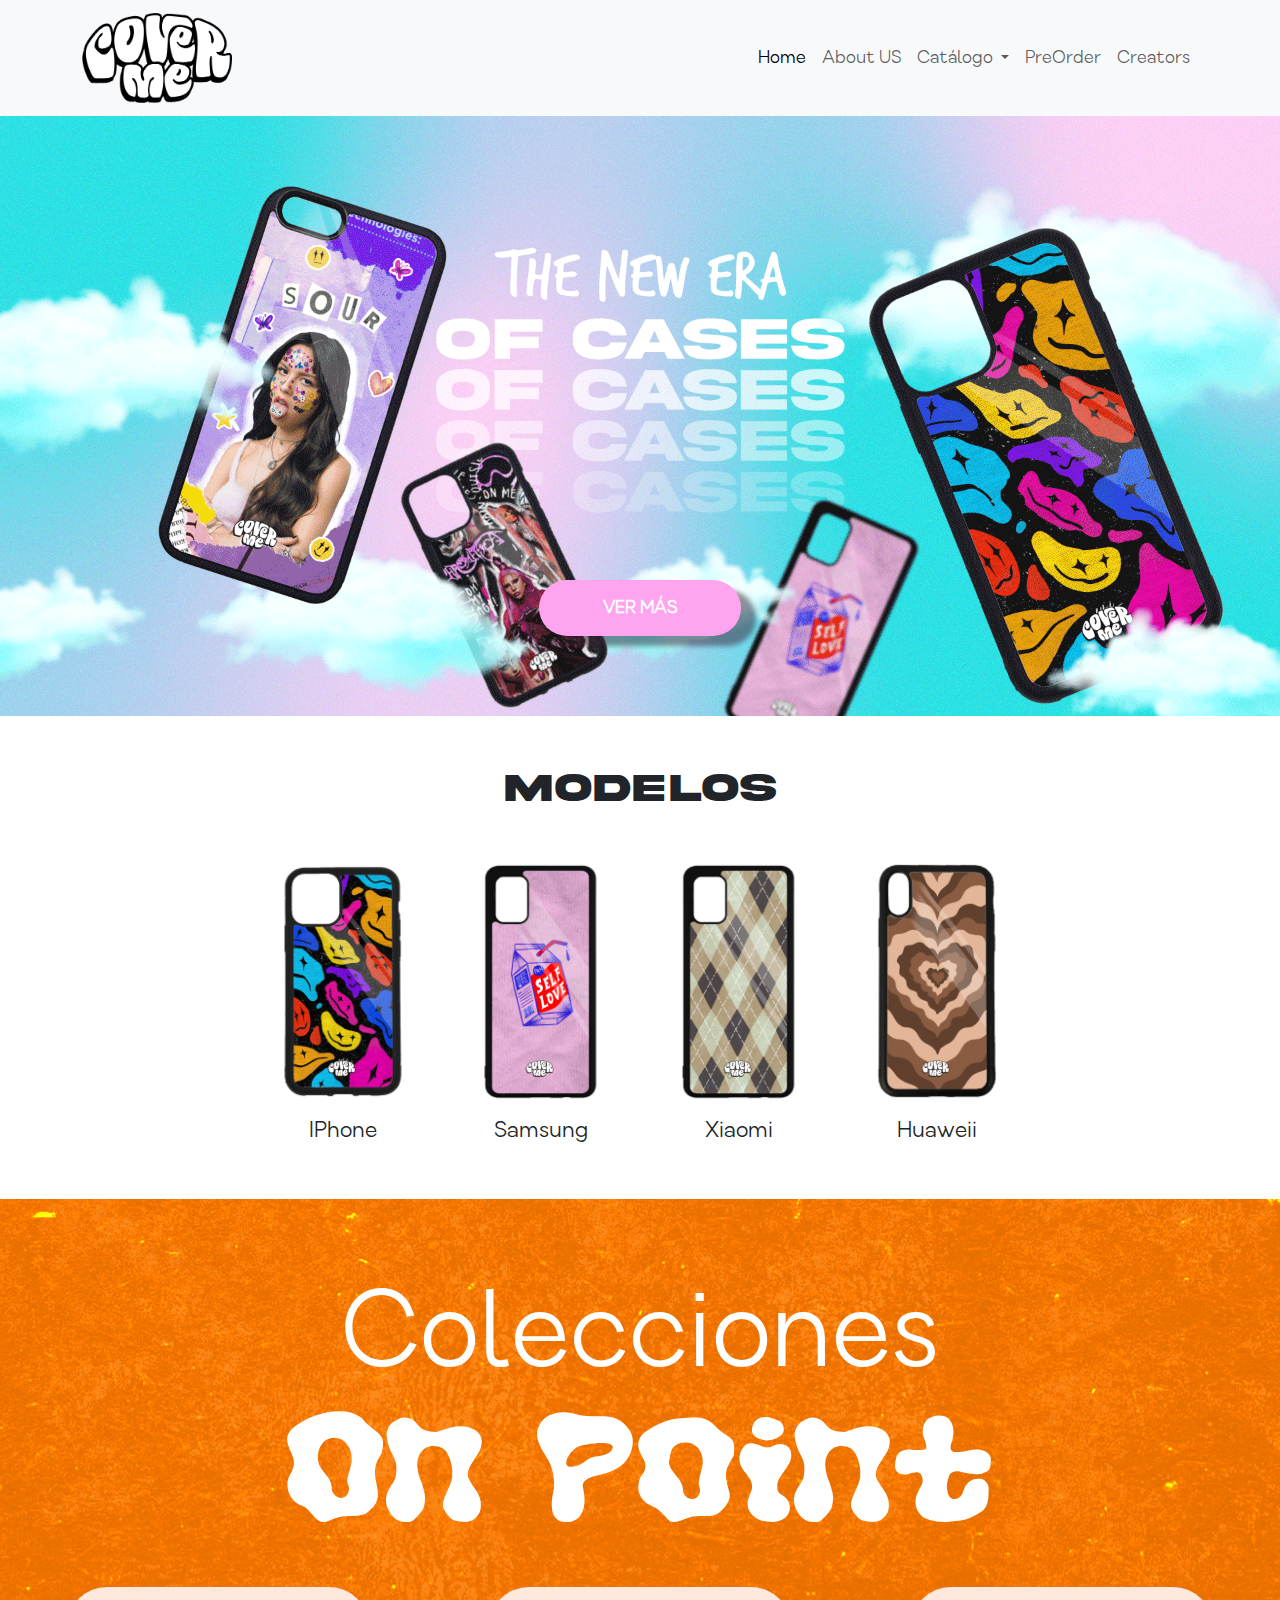
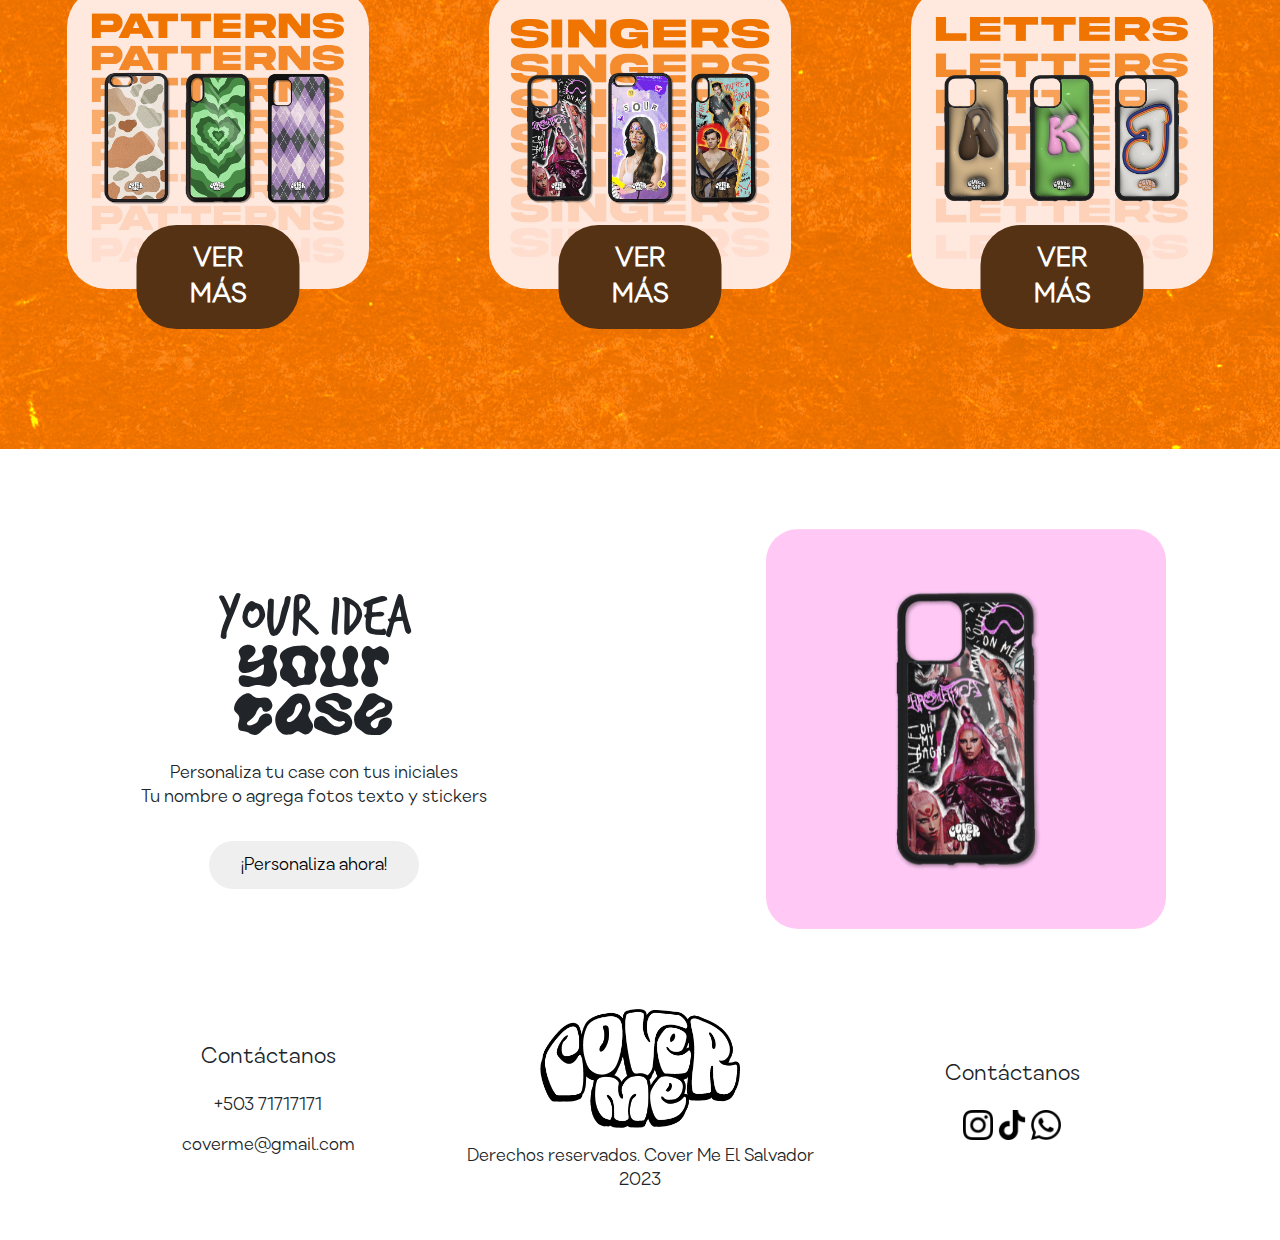
<file: index.html>
<!DOCTYPE html>
<html lang="es">

<head>
    <meta charset='utf-8'>
    <title>Cover Me</title>
    <meta name='viewport' content='width=device-width, initial-scale=1'>
    <link rel='stylesheet' type='text/css' media='screen' href='css/bootstrap.css'>
    <link rel='stylesheet' type='text/css' media='screen' href='css/main.css'>
    <script src='js/bootstrap.bundle.js'></script>
    <script src='js/main.js'></script>

</head>

<body>
    <header>
        <nav class="navbar navbar-expand-lg bg-body-tertiary">
            <div class="container">
                <a class="navbar-brand" href="index.html">
                    <img src="/assets/img/Logo_1.png" alt="Bootstrap" width="150">
                </a>
                <button class="navbar-toggler" type="button" data-bs-toggle="collapse"
                    data-bs-target="#navbarTogglerDemo01" aria-controls="navbarTogglerDemo01" aria-expanded="false"
                    aria-label="Toggle navigation">
                    <span class="navbar-toggler-icon"></span>
                </button>
                <div class="collapse navbar-collapse" id="navbarTogglerDemo01">
                    <ul class="navbar-nav ms-auto mb-2 mb-lg-0">
                        <li class="nav-item">
                            <a class="nav-link active" aria-current="page" href="index.html">Home</a>
                        </li>
                        <li class="nav-item">
                            <a class="nav-link" href="about-us.html">About US</a>
                        </li>
                        <li class="nav-item dropdown">
                            <a class="nav-link dropdown-toggle" href="#" role="button" data-bs-toggle="dropdown"
                                aria-expanded="false">
                                Catálogo
                            </a>
                            <ul class="dropdown-menu">
                                <li><a class="dropdown-item" href="catalog.html">Todos</a></li>
                                <li><a class="dropdown-item" href="prints.html">Print Collection</a></li>
                                <li><a class="dropdown-item" href="singers.html">Singers Collection</a></li>
                                <li><a class="dropdown-item" href="letters.html">Letters Collection</a></li>
                                <li><a class="dropdown-item" href="otros.html">Otros</a></li>
                                <li><a class="dropdown-item" href="formulario.html">Personalizado</a></li>
                            </ul>
                        </li>
                        <li class="nav-item">
                            <a class="nav-link" aria-disabled="true" href="pre-order.html">PreOrder</a>
                        </li>
                        <li class="nav-item">
                            <a class="nav-link" aria-disabled="true" href="creators.html">Creators</a>
                        </li>
                    </ul>
                </div>
            </div>
        </nav>
    </header>

    <main>
        <section class="banner-container">
            <img src="assets/img/banner-c.png" width="100%" />
            <div class="banner-container_button">
                <a href="catalog.html" class="font-gatter">Ver más</a>
            </div>
        </section>
        <section class="py-5">
            <h1 class="text-uppercase text-center font-akira xl">Modelos</h1>
            <div class="d-flex justify-content-center gap-5 mt-5">
                <div class="d-flex flex-column align-items-center gap-3 phone-scale">
                    <img src="assets/img/iphone.png" width="150px" />
                    <h5>IPhone</h5>
                </div>
                <div class="d-flex flex-column align-items-center gap-3 phone-scale">
                    <img src="assets/img/samsung.png" width="150px" />
                    <h5>Samsung</h5>
                </div>
                <div class="d-flex flex-column align-items-center gap-3 phone-scale">
                    <img src="assets/img/xiaomi.png" width="150px" />
                    <h5>Xiaomi</h5>
                </div>
                <div class="d-flex flex-column align-items-center gap-3 phone-scale">
                    <img src="assets/img/huawei.png" width="150px" />
                    <h5>Huaweii</h5>
                </div>
            </div>
        </section>
        <section class="collections">
            <h2 class="text-center collections-title">Colecciones</h2>
            <h1 class="text-center font-aurora collections-subtitle">On Point</h1>
            <div class="row justify-content-center mt-4">
                <div class="col-sm-3 collections-item">
                    <img src="assets/img/collection_01.jpg" width="100%" />
                    <a href="prints.html">
                        <button type="button" class="collections-item-button">Ver más</button>
                    </a>
                </div>
                <div class="col-sm-3 collections-item">
                    <img src="assets/img/collection_02.jpg" width="100%" />
                    <a href="singers.html">
                        <button class="collections-item-button">Ver más</button>
                    </a>
                </div>
                <div class="col-sm-3 collections-item">
                    <img src="assets/img/collection_03.jpg" width="100%" />
                    <a href="letters.html">
                        <button class="collections-item-button">Ver más</button>
                    </a>
                </div>
            </div>
        </section>

        <section class="personalizations" id="personalizations">
            <div class="row">
                <div class="col-md-6 d-flex justify-content-end ">
                    <div class="texts-container">
                        <p class="font-trash text-your_idea">
                            Your Idea
                        </p>
                        <p class="font-aurora text-your">
                            your
                        </p>
                        <p class="font-aurora text-case">
                            case
                        </p>
                        <p class="">
                            Personaliza tu case con tus iniciales
                        </p>
                        <p class="">
                            Tu nombre o agrega fotos texto y stickers
                        </p>
                        <a href="formulario.html">
                            <button class="">¡Personaliza ahora!</button>
                        </a>
                    </div>
                </div>
                <div class="col-md-6 d-flex justify-content-center">
                    <div id="carouselAutoplaying" class="carousel slide " data-bs-ride="carousel">
                        <div class="carousel-inner">
                            <div class="carousel-item active">
                                <img src="assets/img/g01.png" class="d-block h-100" alt="...">
                            </div>
                            <div class="carousel-item">
                                <img src="assets/img/g02.png" class="d-block h-100" alt="...">
                            </div>
                            <div class="carousel-item">
                                <img src="assets/img/g03.png" class="d-block h-100" alt="...">
                            </div>
                        </div>
                        <button class="carousel-control-prev" type="button" data-bs-target="#carouselAutoplaying"
                            data-bs-slide="prev">
                            <span class="carousel-control-prev-icon" aria-hidden="true"></span>
                            <span class="visually-hidden">Previous</span>
                        </button>
                        <button class="carousel-control-next" type="button" data-bs-target="#carouselAutoplaying"
                            data-bs-slide="next">
                            <span class="carousel-control-next-icon" aria-hidden="true"></span>
                            <span class="visually-hidden">Next</span>
                        </button>
                    </div>
                </div>
            </div>
        </section>
    </main>

    <footer>
        <div class="container row mx-auto justify-content-around">
            <div class="col d-flex justify-content-center flex-column align-items-center gap-3">
                <h5>
                    Contáctanos
                </h5>
                <p>
                    +503 71717171
                </p>
                <p>
                    coverme@gmail.com
                </p>
            </div>
            <div class="col d-flex justify-content-center flex-column align-items-center gap-3 ">
                <img src="assets/img/Logo_1.png" width="200px" />
                <p class="text-center">
                    Derechos reservados. Cover Me El Salvador 2023
                </p>
            </div>
            <div class="col d-flex justify-content-center flex-column align-items-center gap-3">
                <h5>
                    Contáctanos
                </h5>
                <div>
                    <a href="https://www.instagram.com/coverme.sv">
                        <img src="assets/img/instagram.png" width="30px" />
                    </a>
                    <a>
                        <img src="assets/img/tik-tok.png" width="30px" />
                    </a>
                    <a>
                        <img src="assets/img/whatsapp.png" width="30px" />
                    </a>
                </div>
            </div>
        </div>
    </footer>
</body>

</html>
</file>
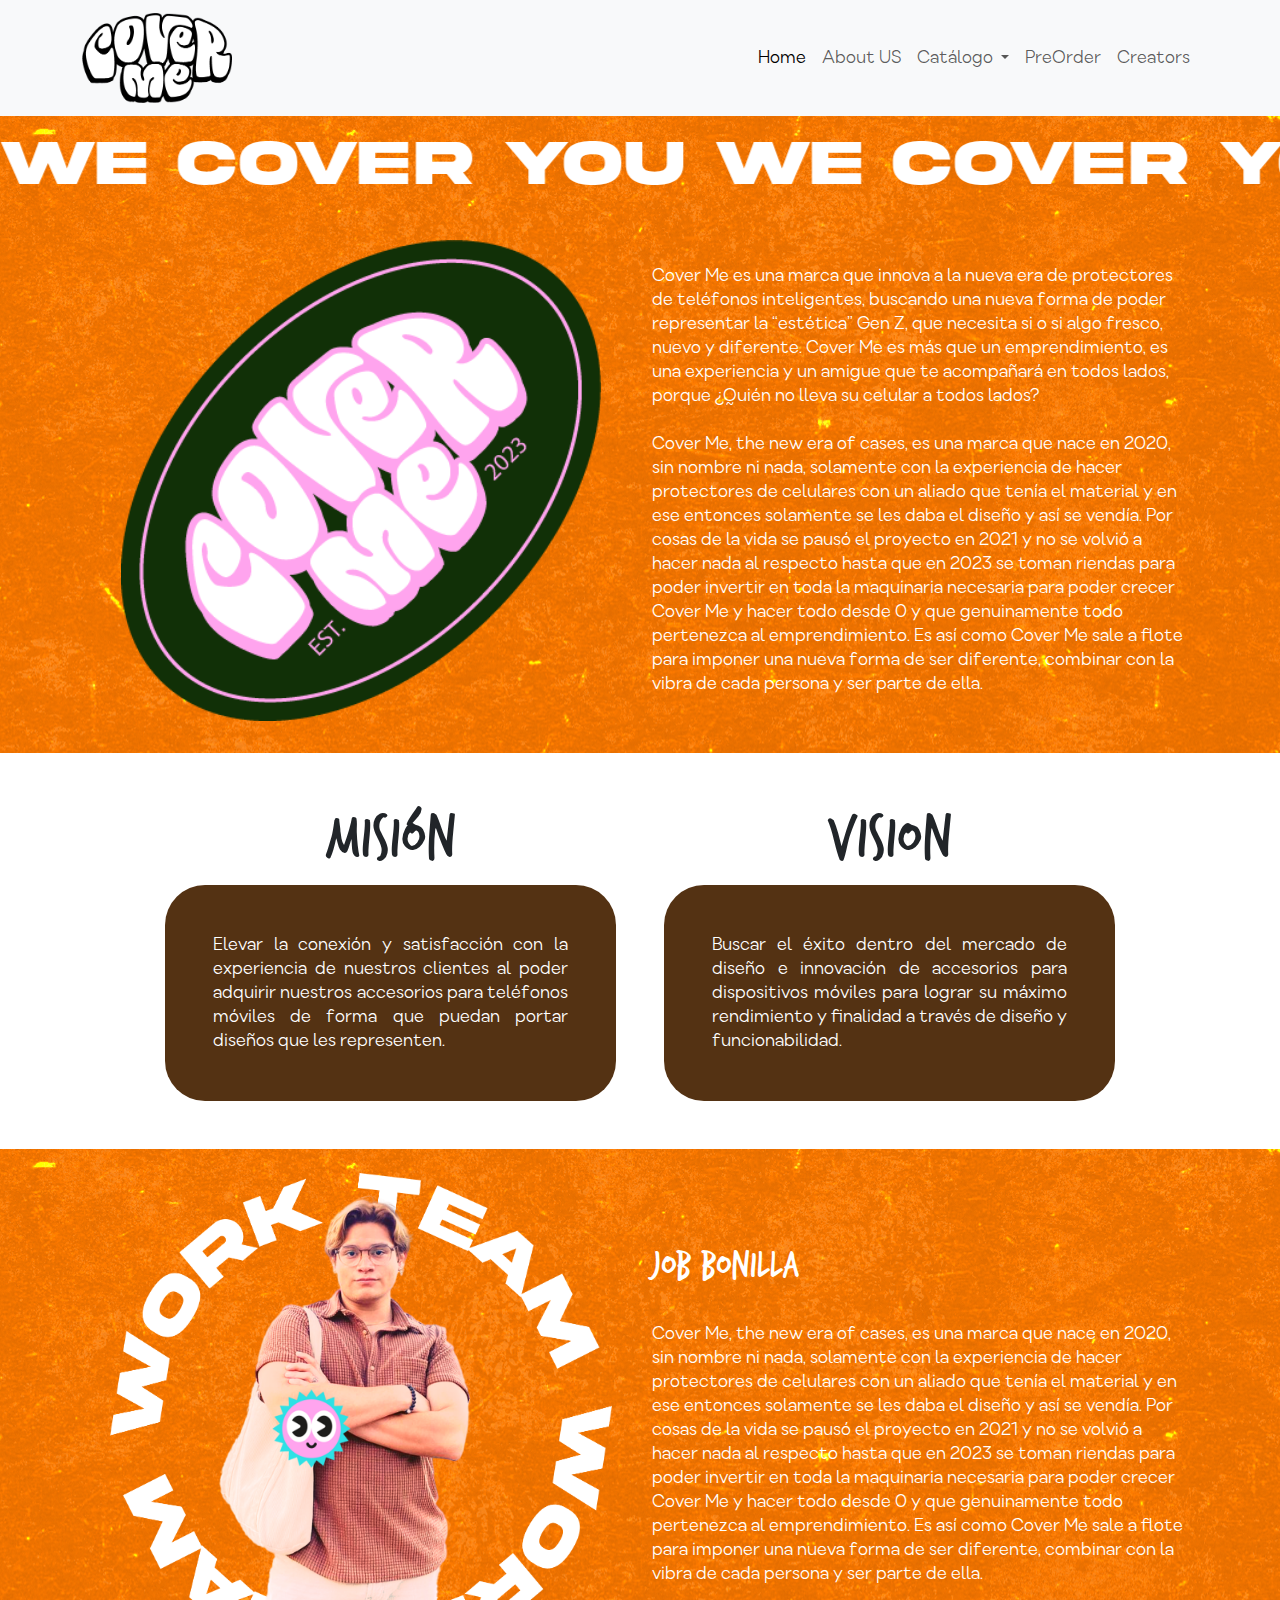
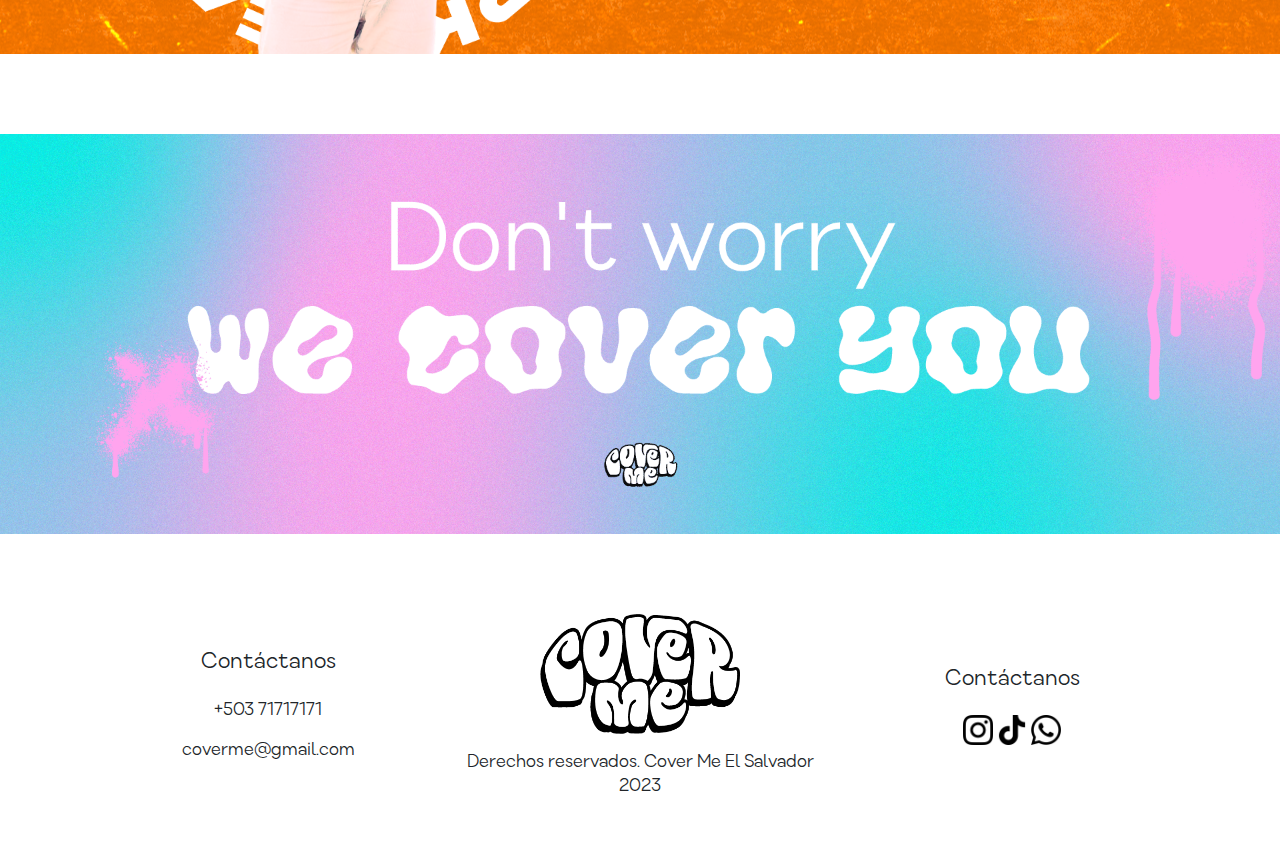
<file: about-us.html>
<!DOCTYPE html>
<html lang="es">

<head>
    <meta charset='utf-8'>
    <title>Cover Me-aboutus</title>
    <meta name='viewport' content='width=device-width, initial-scale=1'>
    <link rel='stylesheet' type='text/css' media='screen' href='css/bootstrap.css'>
    <link rel='stylesheet' type='text/css' media='screen' href='css/main.css'>
    <script src='js/bootstrap.bundle.js'></script>
    <script src='js/main.js'></script>
</head>

<body>
    <header>
        <nav class="navbar navbar-expand-lg bg-body-tertiary">
            <div class="container">
                <a class="navbar-brand" href="index.html">
                    <img src="/assets/img/Logo_1.png" alt="Bootstrap" width="150">
                </a>
                <button class="navbar-toggler" type="button" data-bs-toggle="collapse"
                    data-bs-target="#navbarTogglerDemo01" aria-controls="navbarTogglerDemo01" aria-expanded="false"
                    aria-label="Toggle navigation">
                    <span class="navbar-toggler-icon"></span>
                </button>
                <div class="collapse navbar-collapse" id="navbarTogglerDemo01">
                    <ul class="navbar-nav ms-auto mb-2 mb-lg-0">
                        <li class="nav-item">
                            <a class="nav-link active" aria-current="page" href="index.html">Home</a>
                        </li>
                        <li class="nav-item">
                            <a class="nav-link" href="about-us.html">About US</a>
                        </li>
                        <li class="nav-item dropdown">
                            <a class="nav-link dropdown-toggle" href="#" role="button" data-bs-toggle="dropdown"
                                aria-expanded="false">
                                Catálogo
                            </a>
                            <ul class="dropdown-menu">
                                <li><a class="dropdown-item" href="catalog.html">Todos</a></li>
                                <li><a class="dropdown-item" href="prints.html">Print Collection</a></li>
                                <li><a class="dropdown-item" href="singers.html">Singers Collection</a></li>
                                <li><a class="dropdown-item" href="letters.html">Letters Collection</a></li>
                                <li><a class="dropdown-item" href="otros.html">Otros</a></li>
                                <li><a class="dropdown-item" href="formulario.html">Personalizado</a></li>
                            </ul>
                        </li>
                        <li class="nav-item">
                            <a class="nav-link" aria-disabled="true" href="pre-order.html">PreOrder</a>
                        </li>
                        <li class="nav-item">
                            <a class="nav-link" aria-disabled="true" href="creators.html">Creators</a>
                        </li>
                    </ul>
                </div>
            </div>
        </nav>
    </header>

    <main>
        <section class="about-us-section">
            <div class="marquee">
                <div class="track font-akira">
                    <div class="content font-akira">
                        WE COVER YOU WE COVER YOU WE COVER YOU WE COVER YOU WE COVER YOU WE COVER YOU WE COVER YOU WE
                        COVER YOU WE COVER YOU WE COVER YOU WE COVER YOU WE COVER YOU WE COVER YOU WE COVER YOU WE COVER
                        YOU WE COVER YOU WE COVER YOU WE COVER YOU WE COVER YOU WE COVER YOU WE COVER YOU WE COVER YOU
                        WE COVER YOU WE COVER YOU WE COVER YOU WE COVER YOU WE COVER YOU WE COVER YOU WE COVER YOU WE
                        COVER YOU WE COVER YOU WE COVER YOU WE COVER YOU WE COVER YOU WE COVER YOU WE COVER YOU WE COVER
                        YOU
                    </div>
                </div>
            </div>
            <div class="row justify-content-center mt-4 container mx-auto">
                <div class="col-sm-6 d-flex justify-content-center">
                    <img src="assets/img/about-us/logo_02.png" width="90%" />
                </div>
                <div class="col-sm-6 d-flex  justify-content-center flex-column">
                    <p>
                        Cover Me es una marca que innova a la nueva era de protectores de teléfonos inteligentes,
                        buscando una nueva forma de poder representar la “estética” Gen Z, que necesita si o si algo
                        fresco, nuevo y diferente. Cover Me es más que un emprendimiento, es una experiencia y un amigue
                        que te acompañará en todos lados, porque ¿Quién no lleva su celular a todos lados?
                    </p>

                    <p class="mt-4">
                        Cover Me, the new era of cases, es una marca que nace en 2020, sin nombre ni nada, solamente con
                        la experiencia de hacer protectores de celulares con un aliado que tenía el material y en ese
                        entonces solamente se les daba el diseño y así se vendía. Por cosas de la vida se pausó el
                        proyecto en 2021 y no se volvió a hacer nada al respecto hasta que en 2023 se toman riendas para
                        poder invertir en toda la maquinaria necesaria para poder crecer Cover Me y hacer todo desde 0 y
                        que genuinamente todo pertenezca al emprendimiento. Es así como Cover Me sale a flote para
                        imponer una nueva forma de ser diferente, combinar con la vibra de cada persona y
                        ser parte de ella.
                    </p>
                </div>
            </div>
        </section>

        <section class="mission-vision container mx-auto">
            <div class="row gap-4 justify-content-center ">
                <div class="col-sm-5 d-flex justify-content-center flex-column ">
                    <h1 class="text-center font-trash mision-vision-title">Misión</h1>
                    <p class="mision-vision-description flex-grow-1">
                        Elevar la conexión y satisfacción con la experiencia de nuestros clientes al poder adquirir
                        nuestros accesorios para teléfonos móviles de forma que puedan portar diseños que
                        les representen.
                    </p>
                </div>

                <div class="col-sm-5 d-flex justify-content-center flex-column ">
                    <h1 class="text-center font-trash mision-vision-title">Vision</h1>
                    <p class="mision-vision-description flex-grow-1">
                        Buscar el éxito dentro del mercado de diseño e
                        innovación de accesorios para dispositivos móviles para lograr su máximo rendimiento y finalidad
                        a través de diseño y funcionabilidad.
                    </p>
                </div>
            </div>
        </section>

        <section class="about-us-job-section">
            <div class="row justify-content-center mt-4 container mx-auto">
                <div class="col-sm-6 d-flex justify-content-center position-relative ">
                    <img class="bg-elipse-job-img" src="assets/img/about-us/elipse.png" width="90%" />
                    <img class="job-img" src="assets/img/about-us/job.png" width="90%" />
                </div>
                <div class="col-sm-6 d-flex  justify-content-center flex-column">
                    <h1 class="font-trash">
                        Job Bonilla
                    </h1>
                    <p class="mt-4">
                        Cover Me, the new era of cases, es una marca que nace en 2020, sin nombre ni nada, solamente con
                        la experiencia de hacer protectores de celulares con un aliado que tenía el material y en ese
                        entonces solamente se les daba el diseño y así se vendía. Por cosas de la vida se pausó el
                        proyecto en 2021 y no se volvió a hacer nada al respecto hasta que en 2023 se toman riendas para
                        poder invertir en toda la maquinaria necesaria para poder crecer Cover Me y hacer todo desde 0 y
                        que genuinamente todo pertenezca al emprendimiento. Es así como Cover Me sale a flote para
                        imponer una nueva forma de ser diferente, combinar con la vibra de cada persona y
                        ser parte de ella.
                    </p>
                </div>
            </div>
        </section>

        <section class="dont-worry-section">
            <img src="./assets/img/about-us/banner-inferior.png" />
        </section>

    </main>

    <footer>
        <div class="container row mx-auto justify-content-around">
            <div class="col d-flex justify-content-center flex-column align-items-center gap-3">
                <h5>
                    Contáctanos
                </h5>
                <p>
                    +503 71717171
                </p>
                <p>
                    coverme@gmail.com
                </p>
            </div>
            <div class="col d-flex justify-content-center flex-column align-items-center gap-3 ">
                <img src="assets/img/Logo_1.png" width="200px" />
                <p class="text-center">
                    Derechos reservados. Cover Me El Salvador 2023
                </p>
            </div>
            <div class="col d-flex justify-content-center flex-column align-items-center gap-3">
                <h5>
                    Contáctanos
                </h5>
                <div>
                    <a href="https://www.instagram.com/coverme.sv">
                        <img src="assets/img/instagram.png" width="30px" />
                    </a>
                    <a>
                        <img src="assets/img/tik-tok.png" width="30px" />
                    </a>
                    <a>
                        <img src="assets/img/whatsapp.png" width="30px" />
                    </a>
                </div>
            </div>
        </div>
    </footer>
</body>

</html>
</file>
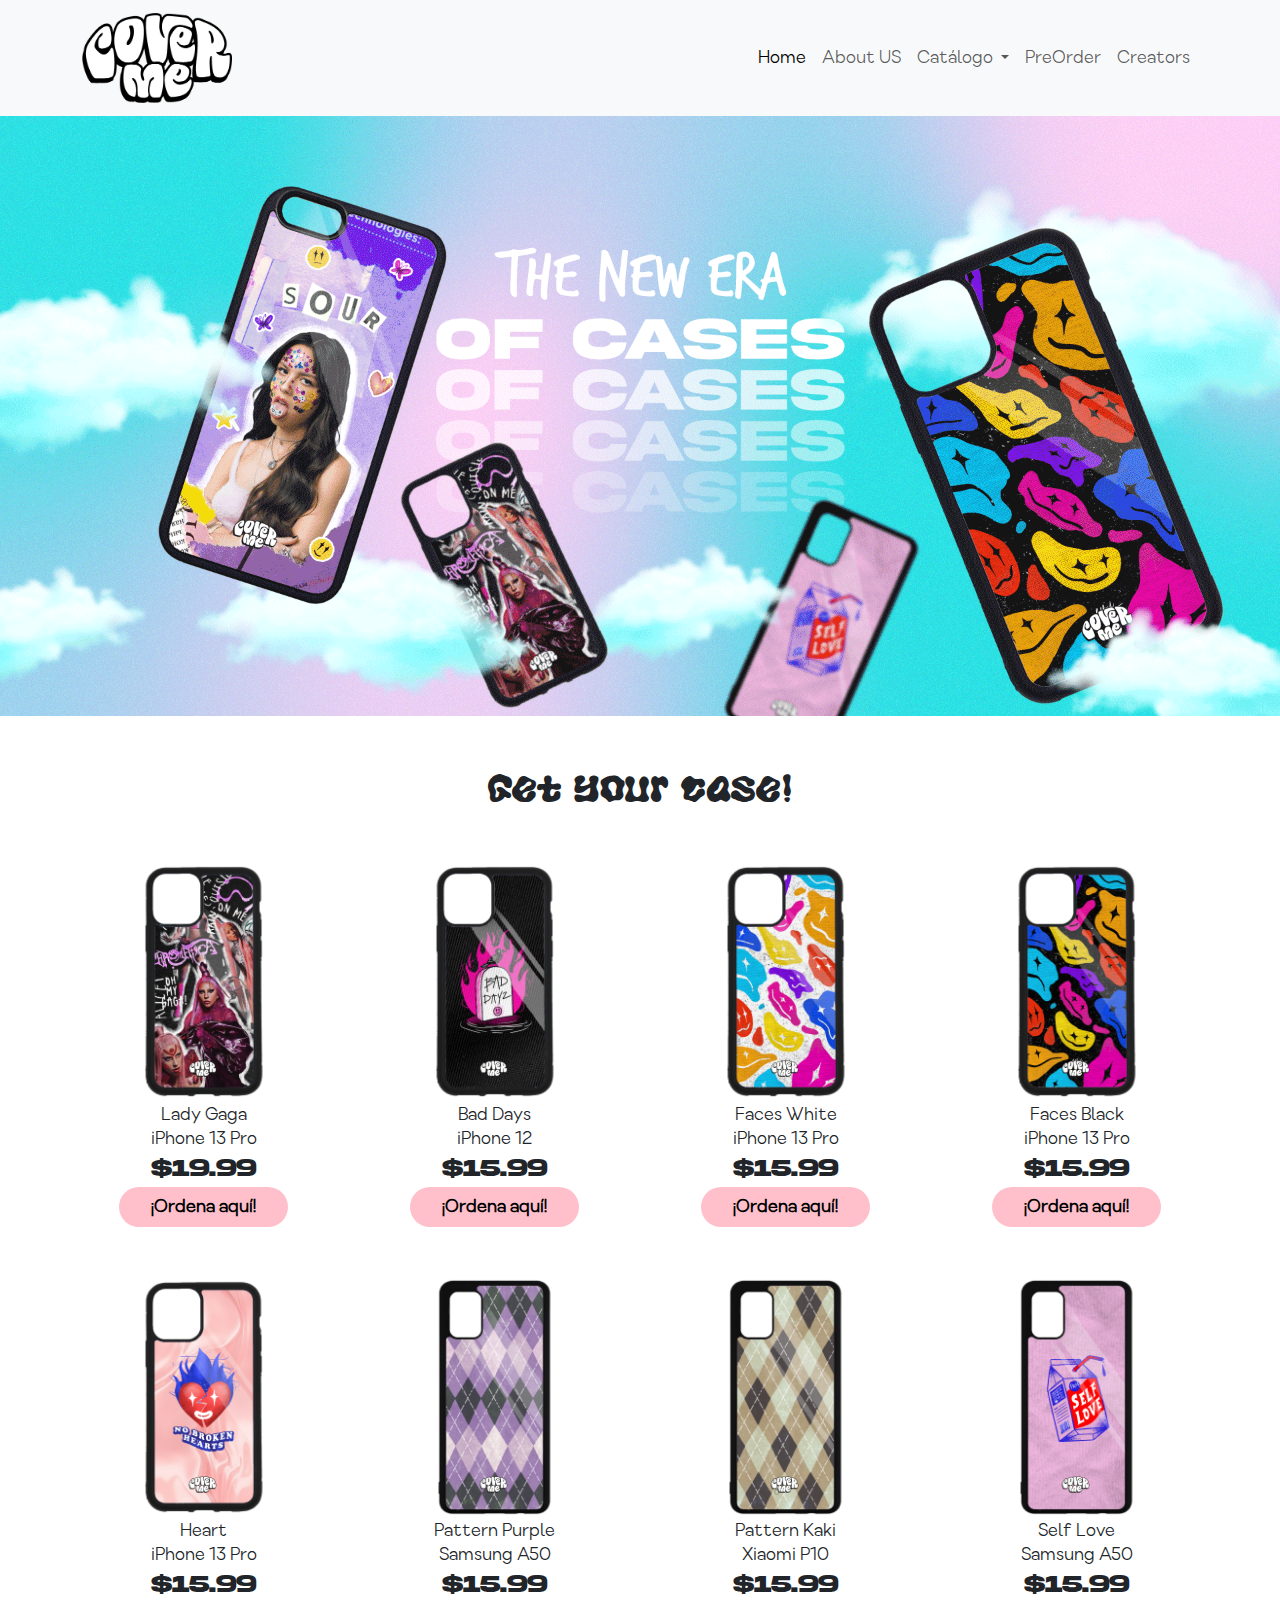
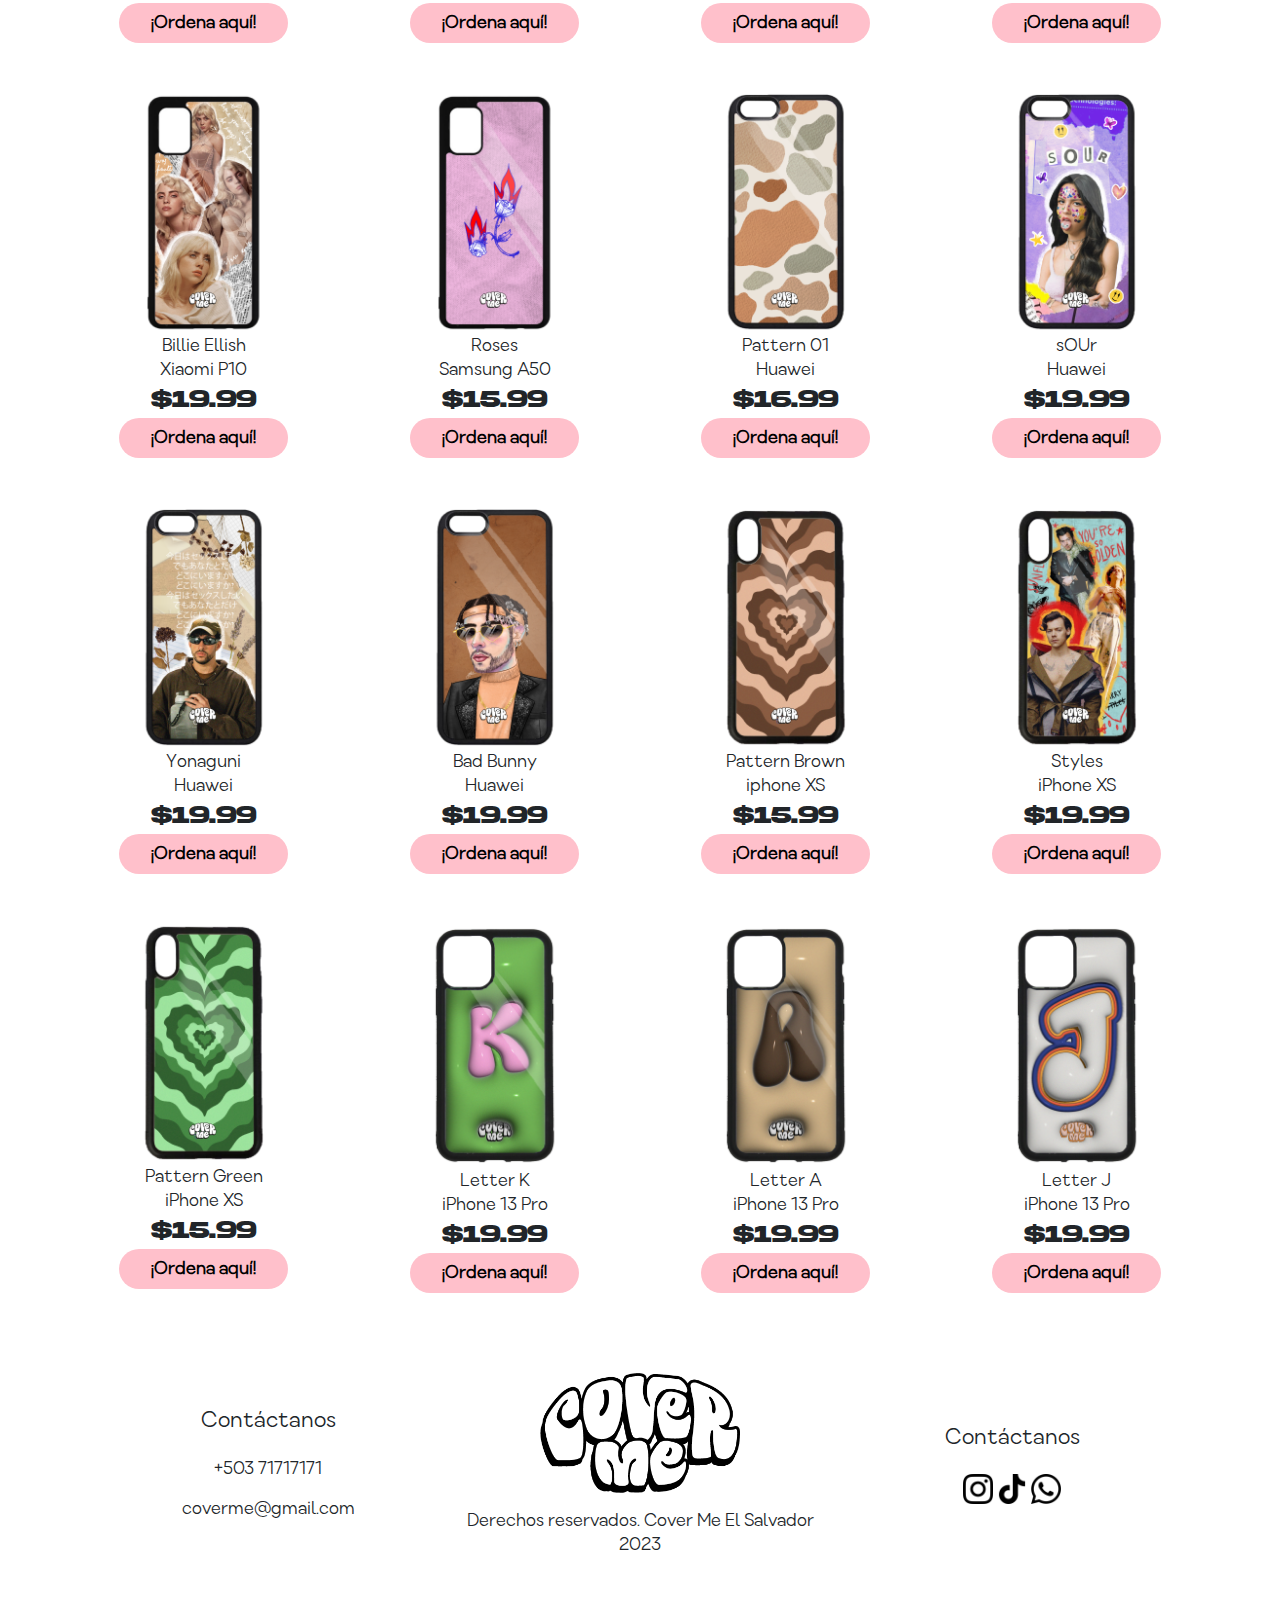
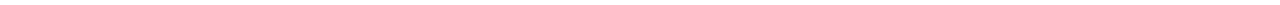
<file: catalog.html>
<!DOCTYPE html>
<html lang="es">

<head>
    <meta charset='utf-8'>
    <title>Cover Me-catalogo</title>
    <meta name='viewport' content='width=device-width, initial-scale=1'>
    <link rel='stylesheet' type='text/css' media='screen' href='css/bootstrap.css'>
    <link rel='stylesheet' type='text/css' media='screen' href='css/main.css'>
    <script src='js/bootstrap.bundle.js'></script>
    <script src='js/main.js'></script>
</head>

<body>
    <header>
        <nav class="navbar navbar-expand-lg bg-body-tertiary">
            <div class="container">
                <a class="navbar-brand" href="index.html">
                    <img src="/assets/img/Logo_1.png" alt="Bootstrap" width="150">
                </a>
                <button class="navbar-toggler" type="button" data-bs-toggle="collapse"
                    data-bs-target="#navbarTogglerDemo01" aria-controls="navbarTogglerDemo01" aria-expanded="false"
                    aria-label="Toggle navigation">
                    <span class="navbar-toggler-icon"></span>
                </button>
                <div class="collapse navbar-collapse" id="navbarTogglerDemo01">
                    <ul class="navbar-nav ms-auto mb-2 mb-lg-0">
                        <li class="nav-item">
                            <a class="nav-link active" aria-current="page" href="index.html">Home</a>
                        </li>
                        <li class="nav-item">
                            <a class="nav-link" href="about-us.html">About US</a>
                        </li>
                        <li class="nav-item dropdown">
                            <a class="nav-link dropdown-toggle" href="#" role="button" data-bs-toggle="dropdown"
                                aria-expanded="false">
                                Catálogo
                            </a>
                            <ul class="dropdown-menu">
                                <li><a class="dropdown-item" href="catalog.html">Todos</a></li>
                                <li><a class="dropdown-item" href="prints.html">Print Collection</a></li>
                                <li><a class="dropdown-item" href="singers.html">Singers Collection</a></li>
                                <li><a class="dropdown-item" href="letters.html">Letters Collection</a></li>
                                <li><a class="dropdown-item" href="otros.html">Otros</a></li>
                                <li><a class="dropdown-item" href="formulario.html">Personalizado</a></li>
                            </ul>
                        </li>
                        <li class="nav-item">
                            <a class="nav-link" aria-disabled="true" href="pre-order.html">PreOrder</a>
                        </li>
                        <li class="nav-item">
                            <a class="nav-link" aria-disabled="true" href="creators.html">Creators</a>
                        </li>
                    </ul>
                </div>
            </div>
        </nav>
    </header>

    <main>
        <section>
            <img src="assets/img/banner-c.png" width="100%" />
        </section>

        <section class="mission-vision container mx-auto">
            <h1 class="font-aurora text-center">Get your case!</h1>
        </section>

        <section class="">
            <div class="container">
                <div class="row justify-content-center gx-5 gy-5">
                    <div class="col-12 col-sm-6 col-md-3">
                        <div class="d-flex justify-content-center">
                            <img src="assets/img/cases/1.png" width="150px" />
                        </div>
                        <div class="d-flex justify-content-center flex-column w-100 align-items-center">
                            <p class="text-center ">Lady Gaga</p>
                            <p class="text-center ">iPhone 13 Pro</p>
                            <p class="text-center font-akira catalog-item-price">$19.99</p>
                            <a href="pre-order.html" class="order-here">
                                ¡Ordena aquí!
                            </a>
                        </div>
                    </div>
                    <div class="col-12 col-sm-6 col-md-3">
                        <div class="d-flex justify-content-center">
                            <img src="assets/img/cases/2.png" width="150px" />
                        </div>
                        <div class="d-flex justify-content-center flex-column w-100 align-items-center">
                            <p class="text-center ">Bad Days</p>
                            <p class="text-center ">iPhone 12</p>
                            <p class="text-center font-akira catalog-item-price">$15.99</p>
                            <a href="pre-order.html" class="order-here">
                                ¡Ordena aquí!
                            </a>
                        </div>
                    </div>
                    <div class="col-12 col-sm-6 col-md-3">
                        <div class="d-flex justify-content-center">
                            <img src="assets/img/cases/3.png" width="150px" />
                        </div>
                        <div class="d-flex justify-content-center flex-column w-100 align-items-center">
                            <p class="text-center ">Faces White</p>
                            <p class="text-center ">iPhone 13 Pro</p>
                            <p class="text-center font-akira catalog-item-price">$15.99</p>
                            <a href="pre-order.html" class="order-here">
                                ¡Ordena aquí!
                            </a>
                        </div>
                    </div>
                    <div class="col-12 col-sm-6 col-md-3">
                        <div class="d-flex justify-content-center">
                            <img src="assets/img/cases/4.png" width="150px" />
                        </div>
                        <div class="d-flex justify-content-center flex-column w-100 align-items-center">
                            <p class="text-center ">Faces Black</p>
                            <p class="text-center ">iPhone 13 Pro</p>
                            <p class="text-center font-akira catalog-item-price">$15.99</p>
                            <a href="pre-order.html" class="order-here">
                                ¡Ordena aquí!
                            </a>
                        </div>
                    </div>
                    <div class="col-12 col-sm-6 col-md-3">
                        <div class="d-flex justify-content-center">
                            <img src="assets/img/cases/5.png" width="150px" />
                        </div>
                        <div class="d-flex justify-content-center flex-column w-100 align-items-center">
                            <p class="text-center ">Heart</p>
                            <p class="text-center ">iPhone 13 Pro</p>
                            <p class="text-center font-akira catalog-item-price">$15.99</p>
                            <a href="pre-order.html" class="order-here">
                                ¡Ordena aquí!
                            </a>
                        </div>
                    </div>
                    <div class="col-12 col-sm-6 col-md-3">
                        <div class="d-flex justify-content-center">
                            <img src="assets/img/cases/6.png" width="150px" />
                        </div>
                        <div class="d-flex justify-content-center flex-column w-100 align-items-center">
                            <p class="text-center ">Pattern Purple</p>
                            <p class="text-center ">Samsung A50</p>
                            <p class="text-center font-akira catalog-item-price">$15.99</p>
                            <a href="pre-order.html" class="order-here">
                                ¡Ordena aquí!
                            </a>
                        </div>
                    </div>
                    <div class="col-12 col-sm-6 col-md-3">
                        <div class="d-flex justify-content-center">
                            <img src="assets/img/cases/7.png" width="150px" />
                        </div>
                        <div class="d-flex justify-content-center flex-column w-100 align-items-center">
                            <p class="text-center ">Pattern Kaki</p>
                            <p class="text-center ">Xiaomi P10</p>
                            <p class="text-center font-akira catalog-item-price">$15.99</p>
                            <a href="pre-order.html" class="order-here">
                                ¡Ordena aquí!
                            </a>
                        </div>
                    </div>
                    <div class="col-12 col-sm-6 col-md-3">
                        <div class="d-flex justify-content-center">
                            <img src="assets/img/cases/8.png" width="150px" />
                        </div>
                        <div class="d-flex justify-content-center flex-column w-100 align-items-center">
                            <p class="text-center ">Self Love</p>
                            <p class="text-center ">Samsung A50</p>
                            <p class="text-center font-akira catalog-item-price">$15.99</p>
                            <a href="pre-order.html" class="order-here">
                                ¡Ordena aquí!
                            </a>
                        </div>
                    </div>
                    <div class="col-12 col-sm-6 col-md-3">
                        <div class="d-flex justify-content-center">
                            <img src="assets/img/cases/9.png" width="150px" />
                        </div>
                        <div class="d-flex justify-content-center flex-column w-100 align-items-center">
                            <p class="text-center ">Billie Ellish</p>
                            <p class="text-center ">Xiaomi P10</p>
                            <p class="text-center font-akira catalog-item-price">$19.99</p>
                            <a href="pre-order.html" class="order-here">
                                ¡Ordena aquí!
                            </a>
                        </div>
                    </div>
                    <div class="col-12 col-sm-6 col-md-3">
                        <div class="d-flex justify-content-center">
                            <img src="assets/img/cases/10.png" width="150px" />
                        </div>
                        <div class="d-flex justify-content-center flex-column w-100 align-items-center">
                            <p class="text-center ">Roses</p>
                            <p class="text-center ">Samsung A50</p>
                            <p class="text-center font-akira catalog-item-price">$15.99</p>
                            <a href="pre-order.html" class="order-here">
                                ¡Ordena aquí!
                            </a>
                        </div>
                    </div>
                    <div class="col-12 col-sm-6 col-md-3">
                        <div class="d-flex justify-content-center">
                            <img src="assets/img/cases/11.png" width="150px" />
                        </div>
                        <div class="d-flex justify-content-center flex-column w-100 align-items-center">
                            <p class="text-center ">Pattern 01</p>
                            <p class="text-center ">Huawei</p>
                            <p class="text-center font-akira catalog-item-price">$16.99</p>
                            <a href="pre-order.html" class="order-here">
                                ¡Ordena aquí!
                            </a>
                        </div>
                    </div>
                    <div class="col-12 col-sm-6 col-md-3">
                        <div class="d-flex justify-content-center">
                            <img src="assets/img/cases/12.png" width="150px" />
                        </div>
                        <div class="d-flex justify-content-center flex-column w-100 align-items-center">
                            <p class="text-center ">sOUr</p>
                            <p class="text-center ">Huawei</p>
                            <p class="text-center font-akira catalog-item-price">$19.99</p>
                            <a href="pre-order.html" class="order-here">
                                ¡Ordena aquí!
                            </a>
                        </div>
                    </div>
                    <div class="col-12 col-sm-6 col-md-3">
                        <div class="d-flex justify-content-center">
                            <img src="assets/img/cases/13.png" width="150px" />
                        </div>
                        <div class="d-flex justify-content-center flex-column w-100 align-items-center">
                            <p class="text-center ">Yonaguni</p>
                            <p class="text-center ">Huawei</p>
                            <p class="text-center font-akira catalog-item-price">$19.99</p>
                            <a href="pre-order.html" class="order-here">
                                ¡Ordena aquí!
                            </a>
                        </div>
                    </div>
                    <div class="col-12 col-sm-6 col-md-3">
                        <div class="d-flex justify-content-center">
                            <img src="assets/img/cases/14.png" width="150px" />
                        </div>
                        <div class="d-flex justify-content-center flex-column w-100 align-items-center">
                            <p class="text-center ">Bad Bunny</p>
                            <p class="text-center ">Huawei</p>
                            <p class="text-center font-akira catalog-item-price">$19.99</p>
                            <a href="pre-order.html" class="order-here">
                                ¡Ordena aquí!
                            </a>
                        </div>
                    </div>
                    <div class="col-12 col-sm-6 col-md-3">
                        <div class="d-flex justify-content-center">
                            <img src="assets/img/cases/15.png" width="150px" />
                        </div>
                        <div class="d-flex justify-content-center flex-column w-100 align-items-center">
                            <p class="text-center ">Pattern Brown</p>
                            <p class="text-center ">iphone XS</p>
                            <p class="text-center font-akira catalog-item-price">$15.99</p>
                            <a href="pre-order.html" class="order-here">
                                ¡Ordena aquí!
                            </a>
                        </div>
                    </div>
                    <div class="col-12 col-sm-6 col-md-3">
                        <div class="d-flex justify-content-center">
                            <img src="assets/img/cases/16.png" width="150px" />
                        </div>
                        <div class="d-flex justify-content-center flex-column w-100 align-items-center">
                            <p class="text-center ">Styles</p>
                            <p class="text-center ">iPhone XS</p>
                            <p class="text-center font-akira catalog-item-price">$19.99</p>
                            <a href="pre-order.html" class="order-here">
                                ¡Ordena aquí!
                            </a>
                        </div>
                    </div>
                    <div class="col-12 col-sm-6 col-md-3">
                        <div class="d-flex justify-content-center">
                            <img src="assets/img/cases/17.png" width="150px" />
                        </div>
                        <div class="d-flex justify-content-center flex-column w-100 align-items-center">
                            <p class="text-center ">Pattern Green</p>
                            <p class="text-center ">iPhone XS</p>
                            <p class="text-center font-akira catalog-item-price">$15.99</p>
                            <a href="pre-order.html" class="order-here">
                                ¡Ordena aquí!
                            </a>
                        </div>
                    </div>
                    <div class="col-12 col-sm-6 col-md-3">
                        <div class="d-flex justify-content-center">
                            <img src="assets/img/cases/18.png" width="150px" />
                        </div>
                        <div class="d-flex justify-content-center flex-column w-100 align-items-center">
                            <p class="text-center ">Letter K</p>
                            <p class="text-center ">iPhone 13 Pro</p>
                            <p class="text-center font-akira catalog-item-price">$19.99</p>
                            <a href="pre-order.html" class="order-here">
                                ¡Ordena aquí!
                            </a>
                        </div>
                    </div>
                    <div class="col-12 col-sm-6 col-md-3">
                        <div class="d-flex justify-content-center">
                            <img src="assets/img/cases/19.png" width="150px" />
                        </div>
                        <div class="d-flex justify-content-center flex-column w-100 align-items-center">
                            <p class="text-center ">Letter A</p>
                            <p class="text-center ">iPhone 13 Pro</p>
                            <p class="text-center font-akira catalog-item-price">$19.99</p>
                            <a href="pre-order.html" class="order-here">
                                ¡Ordena aquí!
                            </a>
                        </div>
                    </div>
                    <div class="col-12 col-sm-6 col-md-3">
                        <div class="d-flex justify-content-center">
                            <img src="assets/img/cases/20.png" width="150px" />
                        </div>
                        <div class="d-flex justify-content-center flex-column w-100 align-items-center">
                            <p class="text-center ">Letter J</p>
                            <p class="text-center ">iPhone 13 Pro</p>
                            <p class="text-center font-akira catalog-item-price">$19.99</p>
                            <a href="pre-order.html" class="order-here">
                                ¡Ordena aquí!
                            </a>
                        </div>
                    </div>
                </div>
            </div>
        </section>
    </main>

    <footer>
        <div class="container row mx-auto justify-content-around">
            <div class="col d-flex justify-content-center flex-column align-items-center gap-3">
                <h5>
                    Contáctanos
                </h5>
                <p>
                    +503 71717171
                </p>
                <p>
                    coverme@gmail.com
                </p>
            </div>
            <div class="col d-flex justify-content-center flex-column align-items-center gap-3 ">
                <img src="assets/img/Logo_1.png" width="200px" />
                <p class="text-center">
                    Derechos reservados. Cover Me El Salvador 2023
                </p>
            </div>
            <div class="col d-flex justify-content-center flex-column align-items-center gap-3">
                <h5>
                    Contáctanos
                </h5>
                <div>
                    <a href="https://www.instagram.com/coverme.sv">
                        <img src="assets/img/instagram.png" width="30px" />
                    </a>
                    <a>
                        <img src="assets/img/tik-tok.png" width="30px" />
                    </a>
                    <a>
                        <img src="assets/img/whatsapp.png" width="30px" />
                    </a>
                </div>
            </div>
        </div>
    </footer>
</body>

</html>
</file>
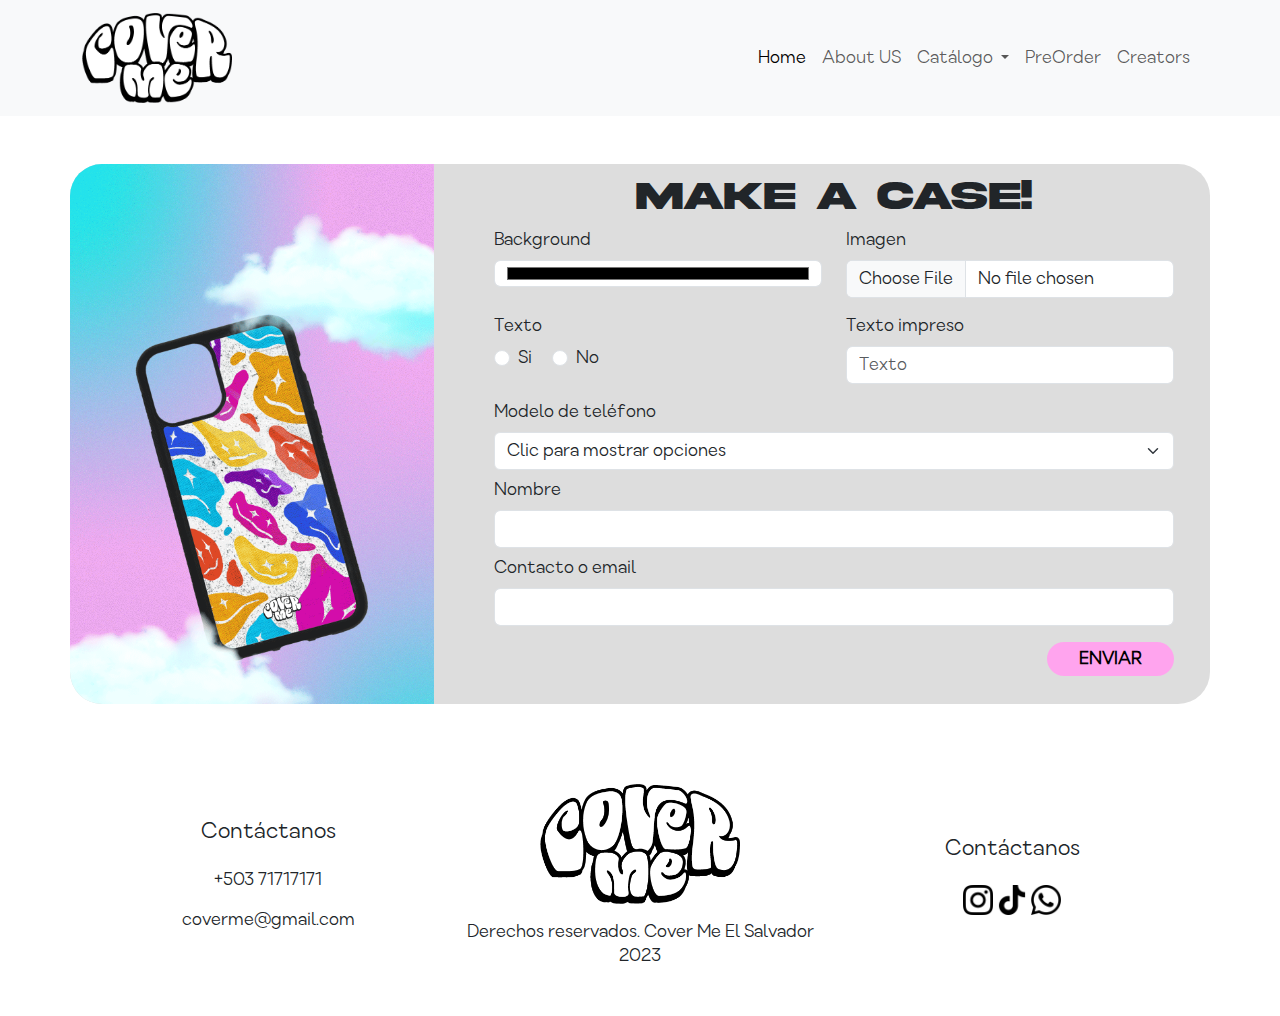
<file: formulario.html>
<!DOCTYPE html>
<html lang="es">

<head>
    <meta charset='utf-8'>
    <title>Cover Me-otros</title>
    <meta name='viewport' content='width=device-width, initial-scale=1'>
    <link rel='stylesheet' type='text/css' media='screen' href='css/bootstrap.css'>
    <link rel='stylesheet' type='text/css' media='screen' href='css/main.css'>
    <script src='js/bootstrap.bundle.js'></script>
    <script src='js/main.js'></script>
</head>

<body>
    <div class="modal fade" id="exampleModal" tabindex="-1" aria-labelledby="exampleModalLabel" aria-hidden="true">
        <div class="modal-dialog">
            <div class="confirmation-modal d-flex flex-column align-items-center ">
                <h1 class="font-akira text-center">Thanks!</h1>
                <p>Gracias por preferir COVER ME</p>
                <p>Nos alegra que seamos tu primera opción para ser + cool. En un momento alguien de nuestro equipo se
                    contactará contigo para revisar los detalles de tu pedido y acordar un punto de entrega aacesible
                    para ambas partes</p>
                <div class="my-5 ">
                    <button>
                        Aceptar
                    </button>
                </div>
                <div>
                    <p>*Si no obtenemos respuesta de tu parte al momento de comunicarnos contigo, tu pedido será
                        anulado.</p>
                </div>
            </div>
        </div>
    </div>

    <header>
        <nav class="navbar navbar-expand-lg bg-body-tertiary">
            <div class="container">
                <a class="navbar-brand" href="index.html">
                    <img src="/assets/img/Logo_1.png" alt="Bootstrap" width="150">
                </a>
                <button class="navbar-toggler" type="button" data-bs-toggle="collapse"
                    data-bs-target="#navbarTogglerDemo01" aria-controls="navbarTogglerDemo01" aria-expanded="false"
                    aria-label="Toggle navigation">
                    <span class="navbar-toggler-icon"></span>
                </button>
                <div class="collapse navbar-collapse" id="navbarTogglerDemo01">
                    <ul class="navbar-nav ms-auto mb-2 mb-lg-0">
                        <li class="nav-item">
                            <a class="nav-link active" aria-current="page" href="index.html">Home</a>
                        </li>
                        <li class="nav-item">
                            <a class="nav-link" href="about-us.html">About US</a>
                        </li>
                        <li class="nav-item dropdown">
                            <a class="nav-link dropdown-toggle" href="#" role="button" data-bs-toggle="dropdown"
                                aria-expanded="false">
                                Catálogo
                            </a>
                            <ul class="dropdown-menu">
                                <li><a class="dropdown-item" href="catalog.html">Todos</a></li>
                                <li><a class="dropdown-item" href="prints.html">Print Collection</a></li>
                                <li><a class="dropdown-item" href="singers.html">Singers Collection</a></li>
                                <li><a class="dropdown-item" href="letters.html">Letters Collection</a></li>
                                <li><a class="dropdown-item" href="otros.html">Otros</a></li>
                                <li><a class="dropdown-item" href="formulario.html">Personalizado</a></li>
                            </ul>
                        </li>
                        <li class="nav-item">
                            <a class="nav-link" aria-disabled="true" href="pre-order.html">PreOrder</a>
                        </li>
                        <li class="nav-item">
                            <a class="nav-link" aria-disabled="true" href="creators.html">Creators</a>
                        </li>
                    </ul>
                </div>
            </div>
        </nav>
    </header>

    <main>
        <section class="container mt-5 form1 g-0 ">
            <div class="row">
                <div class="col-12 col-lg-4">
                    <img src="assets/img/formulario1.png" width="100%" class="form1-image">
                </div>
                <div class="col-12 col-lg-8 px-5 py-2 d-flex flex-column align-items-center h-100 ">
                    <div class="text-center">
                        <h1 class="font-akira">Make a case!</h1>
                    </div>
                    <form>
                        <div class="row mb-3 ">
                            <div class="col-12 col-sm-6">
                                <label for="input-background" class="form-label">Background</label>
                                <input type="color" class="form-control" id="input-background">
                            </div>
                            <div class="col-12 col-sm-6">
                                <label for="image-background" class="form-label">Imagen</label>
                                <input type="file" class="form-control" id="image-background">
                            </div>
                        </div>
                        <div class="row">
                            <div class="col-12 col-sm-6">
                                <div class="mb-3">
                                    <label for="exampleFormControlInput1" class="form-label">Texto</label>
                                    <div>
                                        <div class="form-check form-check-inline">
                                            <input class="form-check-input" type="radio" name="inlineRadioOptions"
                                                id="inlineRadio1" value="option1">
                                            <label class="form-check-label" for="inlineRadio1">Si</label>
                                        </div>
                                        <div class="form-check form-check-inline">
                                            <input class="form-check-input" type="radio" name="inlineRadioOptions"
                                                id="inlineRadio2" value="option2">
                                            <label class="form-check-label" for="inlineRadio2">No</label>
                                        </div>
                                    </div>
                                </div>
                            </div>
                            <div class="col-12 col-sm-6">
                                <div class="mb-3">
                                    <label for="exampleFormControlInput1" class="form-label">Texto impreso</label>
                                    <input type="email" class="form-control" id="exampleFormControlInput1"
                                        placeholder="Texto">
                                </div>
                            </div>
                        </div>
                        <div class="row">
                            <div class="mb-2">
                                <label for="exampleInputEmail1" class="form-label">Modelo de teléfono</label>
                                <select class="form-select" aria-label="Default select example">
                                    <option selected>Clic para mostrar opciones</option>
                                    <option value="1">Iphone 15 Pro Max</option>
                                    <option value="2">Samsung Galaxy S23 Ultra</option>
                                    <option value="3">One Plus</option>
                                </select>
                            </div>
                            <div class="mb-2">
                                <label for="exampleInputPassword1" class="form-label">Nombre</label>
                                <input type="text" class="form-control" id="exampleInputPassword1">
                            </div>
                            <div class="mb-3">
                                <label for="exampleInputPassword1" class="form-label">Contacto o email</label>
                                <input type="text" class="form-control" id="exampleInputPassword1">
                            </div>
                            <div class="d-flex justify-content-end">
                                <button type="button" class="form1-button" data-bs-toggle="modal"
                                    data-bs-target="#exampleModal">Enviar</button>
                            </div>
                        </div>
                    </form>
                </div>
            </div>
        </section>
    </main>

    <footer>
        <div class="container row mx-auto justify-content-around">
            <div class="col d-flex justify-content-center flex-column align-items-center gap-3">
                <h5>
                    Contáctanos
                </h5>
                <p>
                    +503 71717171
                </p>
                <p>
                    coverme@gmail.com
                </p>
            </div>
            <div class="col d-flex justify-content-center flex-column align-items-center gap-3 ">
                <img src="assets/img/Logo_1.png" width="200px" />
                <p class="text-center">
                    Derechos reservados. Cover Me El Salvador 2023
                </p>
            </div>
            <div class="col d-flex justify-content-center flex-column align-items-center gap-3">
                <h5>
                    Contáctanos
                </h5>
                <div>
                    <a href="https://www.instagram.com/coverme.sv">
                        <img src="assets/img/instagram.png" width="30px" />
                    </a>
                    <a>
                        <img src="assets/img/tik-tok.png" width="30px" />
                    </a>
                    <a>
                        <img src="assets/img/whatsapp.png" width="30px" />
                    </a>
                </div>
            </div>
        </div>
    </footer>
</body>

</html>
</file>
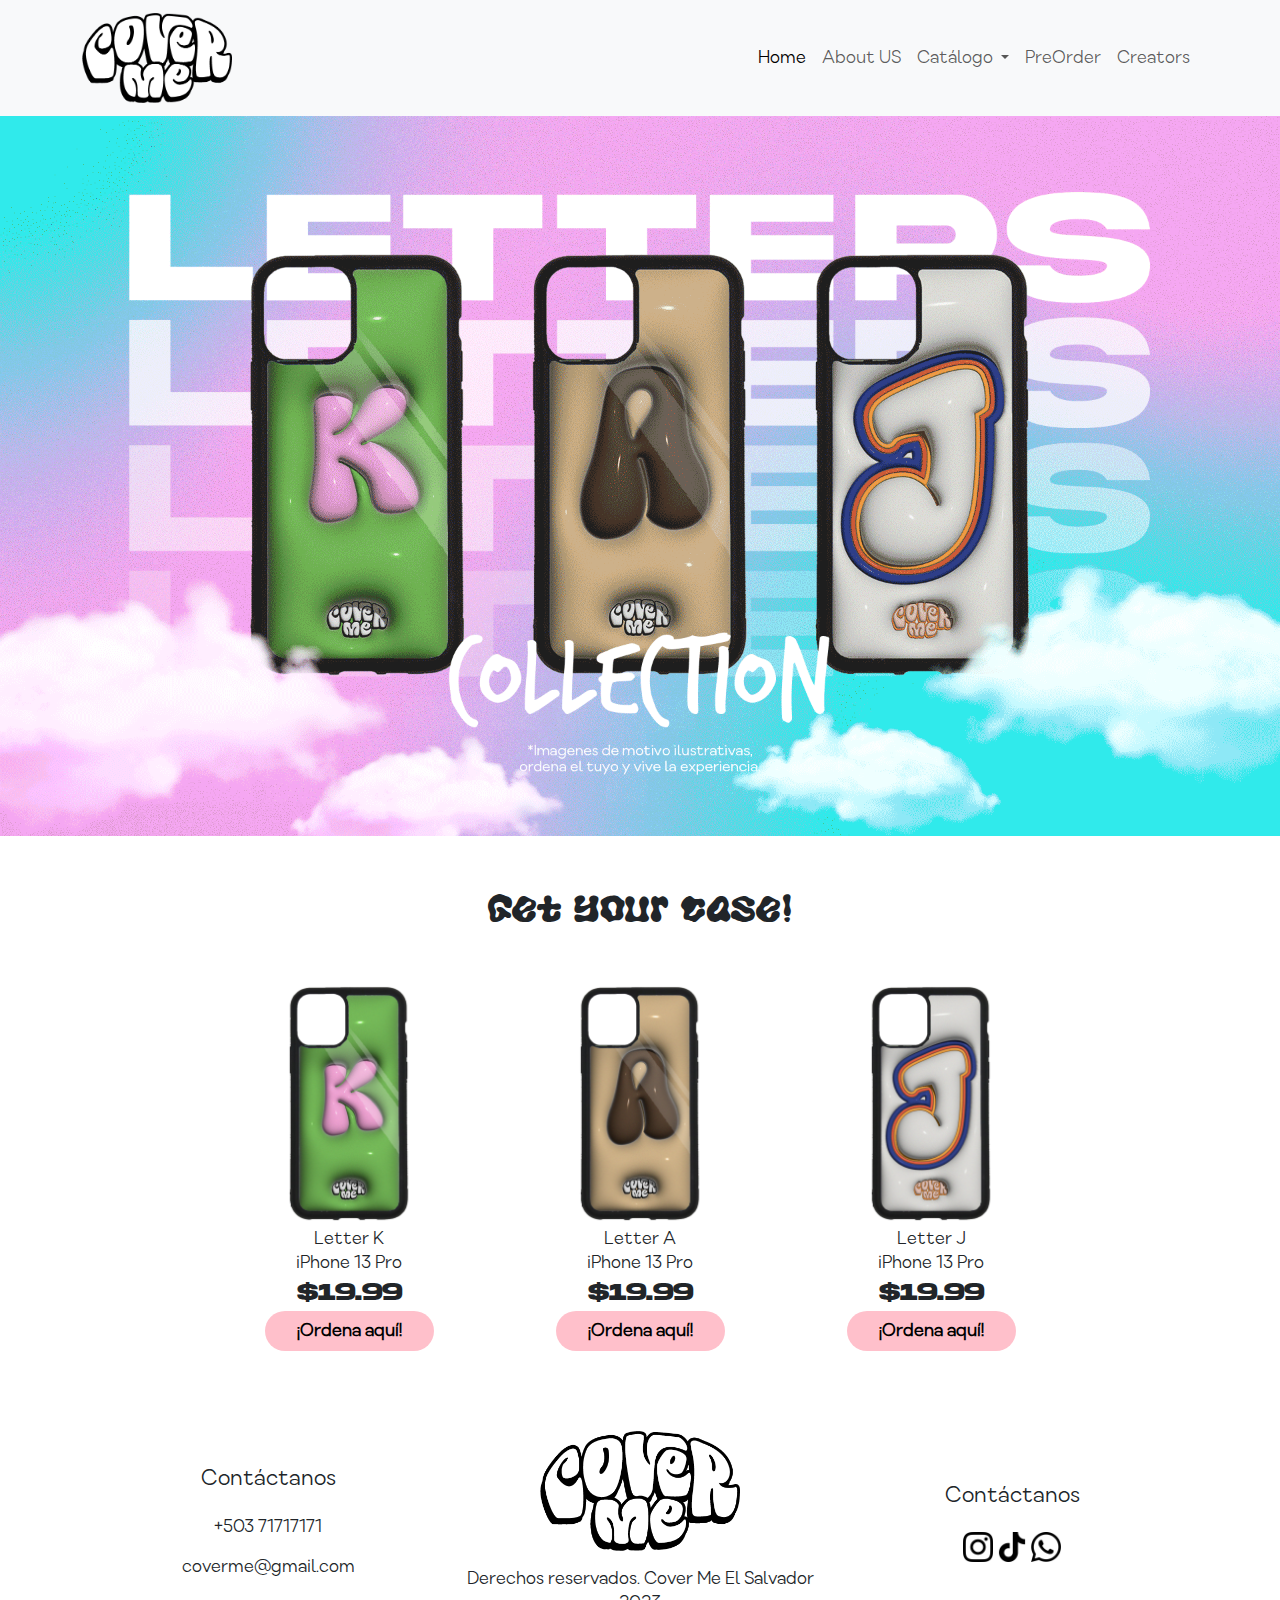
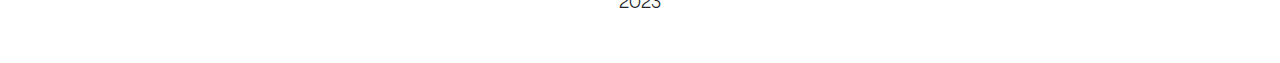
<file: letters.html>
<!DOCTYPE html>
<html lang="es">

<head>
    <meta charset='utf-8'>
    <title>Cover Me-letters</title>
    <meta name='viewport' content='width=device-width, initial-scale=1'>
    <link rel='stylesheet' type='text/css' media='screen' href='css/bootstrap.css'>
    <link rel='stylesheet' type='text/css' media='screen' href='css/main.css'>
    <script src='js/bootstrap.bundle.js'></script>
    <script src='js/main.js'></script>
</head>

<body>
    <header>
        <nav class="navbar navbar-expand-lg bg-body-tertiary">
            <div class="container">
                <a class="navbar-brand" href="index.html">
                    <img src="/assets/img/Logo_1.png" alt="Bootstrap" width="150">
                </a>
                <button class="navbar-toggler" type="button" data-bs-toggle="collapse"
                    data-bs-target="#navbarTogglerDemo01" aria-controls="navbarTogglerDemo01" aria-expanded="false"
                    aria-label="Toggle navigation">
                    <span class="navbar-toggler-icon"></span>
                </button>
                <div class="collapse navbar-collapse" id="navbarTogglerDemo01">
                    <ul class="navbar-nav ms-auto mb-2 mb-lg-0">
                        <li class="nav-item">
                            <a class="nav-link active" aria-current="page" href="index.html">Home</a>
                        </li>
                        <li class="nav-item">
                            <a class="nav-link" href="about-us.html">About US</a>
                        </li>
                        <li class="nav-item dropdown">
                            <a class="nav-link dropdown-toggle" href="#" role="button" data-bs-toggle="dropdown"
                                aria-expanded="false">
                                Catálogo
                            </a>
                            <ul class="dropdown-menu">
                                <li><a class="dropdown-item" href="catalog.html">Todos</a></li>
                                <li><a class="dropdown-item" href="prints.html">Print Collection</a></li>
                                <li><a class="dropdown-item" href="singers.html">Singers Collection</a></li>
                                <li><a class="dropdown-item" href="letters.html">Letters Collection</a></li>
                                <li><a class="dropdown-item" href="otros.html">Otros</a></li>
                                <li><a class="dropdown-item" href="formulario.html">Personalizado</a></li>
                            </ul>
                        </li>
                        <li class="nav-item">
                            <a class="nav-link" aria-disabled="true" href="pre-order.html">PreOrder</a>
                        </li>
                        <li class="nav-item">
                            <a class="nav-link" aria-disabled="true" href="creators.html">Creators</a>
                        </li>
                    </ul>
                </div>
            </div>
        </nav>
    </header>

    <main>
        <section>
            <img src="assets/img/banner-letras.png" width="100%" />
        </section>

        <section class="mission-vision container mx-auto">
            <h1 class="font-aurora text-center">Get your case!</h1>
        </section>

        <section class="">
            <div class="container">
                <div class="row justify-content-center gx-5 gy-5">
                    <div class="col-12 col-sm-6 col-md-3">
                        <div class="d-flex justify-content-center">
                            <img src="assets/img/cases/18.png" width="150px" />
                        </div>
                        <div class="d-flex justify-content-center flex-column w-100 align-items-center">
                            <p class="text-center ">Letter K</p>
                            <p class="text-center ">iPhone 13 Pro</p>
                            <p class="text-center font-akira catalog-item-price">$19.99</p>
                            <a href="pre-order.html" class="order-here">
                                ¡Ordena aquí!
                            </a>
                        </div>
                    </div>
                    <div class="col-12 col-sm-6 col-md-3">
                        <div class="d-flex justify-content-center">
                            <img src="assets/img/cases/19.png" width="150px" />
                        </div>
                        <div class="d-flex justify-content-center flex-column w-100 align-items-center">
                            <p class="text-center ">Letter A</p>
                            <p class="text-center ">iPhone 13 Pro</p>
                            <p class="text-center font-akira catalog-item-price">$19.99</p>
                            <a href="pre-order.html" class="order-here">
                                ¡Ordena aquí!
                            </a>
                        </div>
                    </div>
                    <div class="col-12 col-sm-6 col-md-3">
                        <div class="d-flex justify-content-center">
                            <img src="assets/img/cases/20.png" width="150px" />
                        </div>
                        <div class="d-flex justify-content-center flex-column w-100 align-items-center">
                            <p class="text-center ">Letter J</p>
                            <p class="text-center ">iPhone 13 Pro</p>
                            <p class="text-center font-akira catalog-item-price">$19.99</p>
                            <a href="pre-order.html" class="order-here">
                                ¡Ordena aquí!
                            </a>
                        </div>
                    </div>
                </div>
            </div>
        </section>
    </main>

    <footer>
        <div class="container row mx-auto justify-content-around">
            <div class="col d-flex justify-content-center flex-column align-items-center gap-3">
                <h5>
                    Contáctanos
                </h5>
                <p>
                    +503 71717171
                </p>
                <p>
                    coverme@gmail.com
                </p>
            </div>
            <div class="col d-flex justify-content-center flex-column align-items-center gap-3 ">
                <img src="assets/img/Logo_1.png" width="200px" />
                <p class="text-center">
                    Derechos reservados. Cover Me El Salvador 2023
                </p>
            </div>
            <div class="col d-flex justify-content-center flex-column align-items-center gap-3">
                <h5>
                    Contáctanos
                </h5>
                <div>
                    <a href="https://www.instagram.com/coverme.sv">
                        <img src="assets/img/instagram.png" width="30px" />
                    </a>
                    <a>
                        <img src="assets/img/tik-tok.png" width="30px" />
                    </a>
                    <a>
                        <img src="assets/img/whatsapp.png" width="30px" />
                    </a>
                </div>
            </div>
        </div>
    </footer>
</body>

</html>
</file>
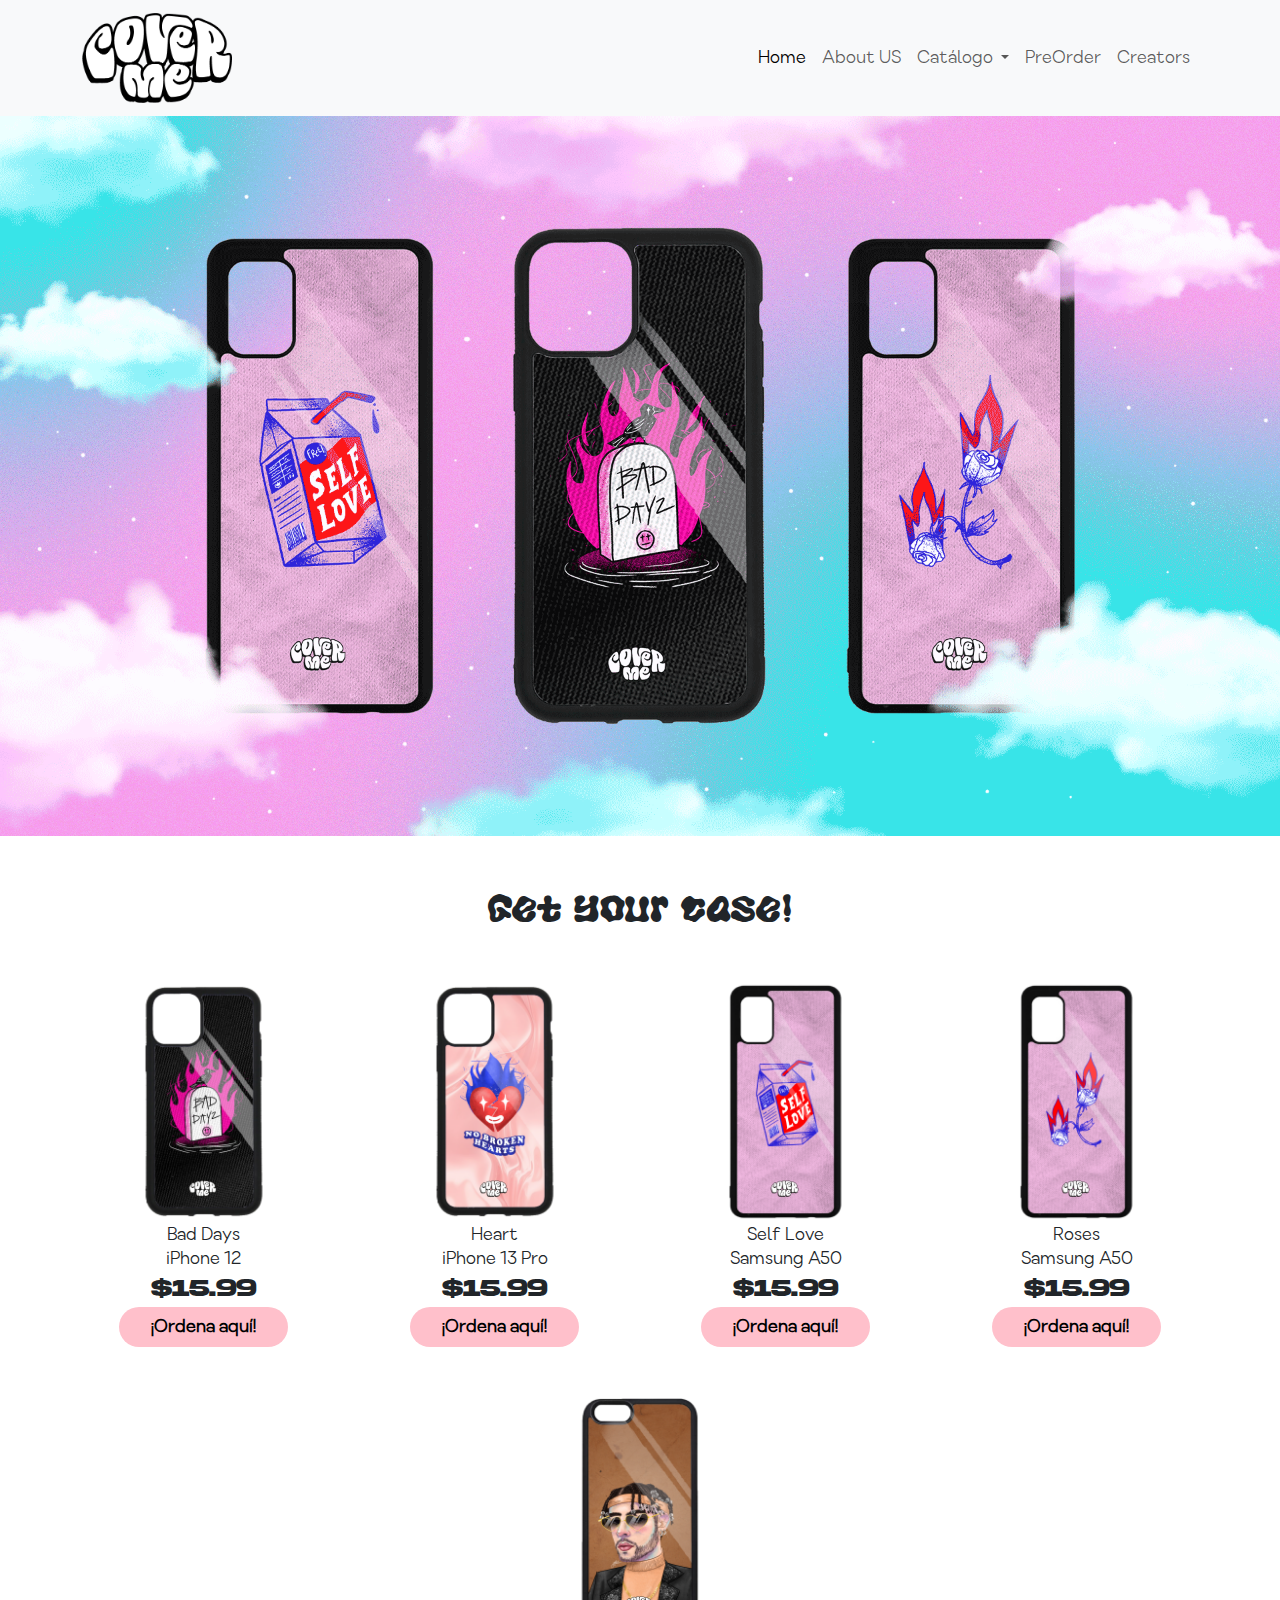
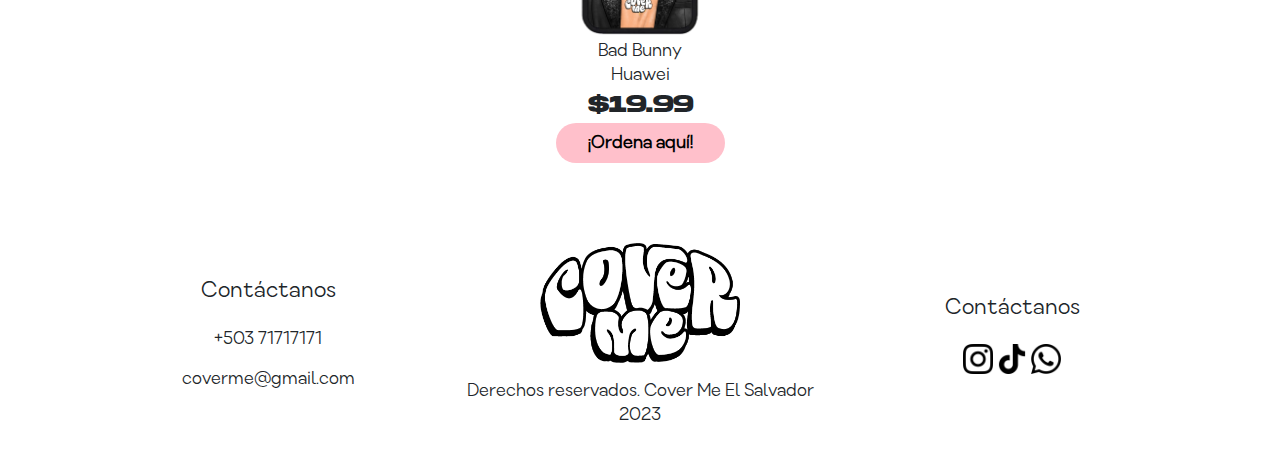
<file: otros.html>
<!DOCTYPE html>
<html lang="es">

<head>
    <meta charset='utf-8'>
    <title>Cover Me-otros</title>
    <meta name='viewport' content='width=device-width, initial-scale=1'>
    <link rel='stylesheet' type='text/css' media='screen' href='css/bootstrap.css'>
    <link rel='stylesheet' type='text/css' media='screen' href='css/main.css'>
    <script src='js/bootstrap.bundle.js'></script>
    <script src='js/main.js'></script>
</head>

<body>
    <header>
        <nav class="navbar navbar-expand-lg bg-body-tertiary">
            <div class="container">
                <a class="navbar-brand" href="index.html">
                    <img src="/assets/img/Logo_1.png" alt="Bootstrap" width="150">
                </a>
                <button class="navbar-toggler" type="button" data-bs-toggle="collapse"
                    data-bs-target="#navbarTogglerDemo01" aria-controls="navbarTogglerDemo01" aria-expanded="false"
                    aria-label="Toggle navigation">
                    <span class="navbar-toggler-icon"></span>
                </button>
                <div class="collapse navbar-collapse" id="navbarTogglerDemo01">
                    <ul class="navbar-nav ms-auto mb-2 mb-lg-0">
                        <li class="nav-item">
                            <a class="nav-link active" aria-current="page" href="index.html">Home</a>
                        </li>
                        <li class="nav-item">
                            <a class="nav-link" href="about-us.html">About US</a>
                        </li>
                        <li class="nav-item dropdown">
                            <a class="nav-link dropdown-toggle" href="#" role="button" data-bs-toggle="dropdown"
                                aria-expanded="false">
                                Catálogo
                            </a>
                            <ul class="dropdown-menu">
                                <li><a class="dropdown-item" href="catalog.html">Todos</a></li>
                                <li><a class="dropdown-item" href="prints.html">Print Collection</a></li>
                                <li><a class="dropdown-item" href="singers.html">Singers Collection</a></li>
                                <li><a class="dropdown-item" href="letters.html">Letters Collection</a></li>
                                <li><a class="dropdown-item" href="otros.html">Otros</a></li>
                                <li><a class="dropdown-item" href="formulario.html">Personalizado</a></li>
                            </ul>
                        </li>
                        <li class="nav-item">
                            <a class="nav-link" aria-disabled="true" href="pre-order.html">PreOrder</a>
                        </li>
                        <li class="nav-item">
                            <a class="nav-link" aria-disabled="true" href="creators.html">Creators</a>
                        </li>
                    </ul>
                </div>
            </div>
        </nav>
    </header>

    <main>
        <section>
            <img src="assets/img/banners-otros.png" width="100%" />
        </section>

        <section class="mission-vision container mx-auto">
            <h1 class="font-aurora text-center">Get your case!</h1>
        </section>

        <section class="">
            <div class="container">
                <div class="row justify-content-center gx-5 gy-5">
                    <div class="col-12 col-sm-6 col-md-3">
                        <div class="d-flex justify-content-center">
                            <img src="assets/img/cases/2.png" width="150px" />
                        </div>
                        <div class="d-flex justify-content-center flex-column w-100 align-items-center">
                            <p class="text-center ">Bad Days</p>
                            <p class="text-center ">iPhone 12</p>
                            <p class="text-center font-akira catalog-item-price">$15.99</p>
                            <a href="pre-order.html" class="order-here">
                                ¡Ordena aquí!
                            </a>
                        </div>
                    </div>
                    <div class="col-12 col-sm-6 col-md-3">
                        <div class="d-flex justify-content-center">
                            <img src="assets/img/cases/5.png" width="150px" />
                        </div>
                        <div class="d-flex justify-content-center flex-column w-100 align-items-center">
                            <p class="text-center ">Heart</p>
                            <p class="text-center ">iPhone 13 Pro</p>
                            <p class="text-center font-akira catalog-item-price">$15.99</p>
                            <a href="pre-order.html" class="order-here">
                                ¡Ordena aquí!
                            </a>
                        </div>
                    </div>
                    <div class="col-12 col-sm-6 col-md-3">
                        <div class="d-flex justify-content-center">
                            <img src="assets/img/cases/8.png" width="150px" />
                        </div>
                        <div class="d-flex justify-content-center flex-column w-100 align-items-center">
                            <p class="text-center ">Self Love</p>
                            <p class="text-center ">Samsung A50</p>
                            <p class="text-center font-akira catalog-item-price">$15.99</p>
                            <a href="pre-order.html" class="order-here">
                                ¡Ordena aquí!
                            </a>
                        </div>
                    </div>
                    <div class="col-12 col-sm-6 col-md-3">
                        <div class="d-flex justify-content-center">
                            <img src="assets/img/cases/10.png" width="150px" />
                        </div>
                        <div class="d-flex justify-content-center flex-column w-100 align-items-center">
                            <p class="text-center ">Roses</p>
                            <p class="text-center ">Samsung A50</p>
                            <p class="text-center font-akira catalog-item-price">$15.99</p>
                            <a href="pre-order.html" class="order-here">
                                ¡Ordena aquí!
                            </a>
                        </div>
                    </div>
                    <div class="col-12 col-sm-6 col-md-3">
                        <div class="d-flex justify-content-center">
                            <img src="assets/img/cases/14.png" width="150px" />
                        </div>
                        <div class="d-flex justify-content-center flex-column w-100 align-items-center">
                            <p class="text-center ">Bad Bunny</p>
                            <p class="text-center ">Huawei</p>
                            <p class="text-center font-akira catalog-item-price">$19.99</p>
                            <a href="pre-order.html" class="order-here">
                                ¡Ordena aquí!
                            </a>
                        </div>
                    </div>

                </div>
            </div>
        </section>
    </main>

    <footer>
        <div class="container row mx-auto justify-content-around">
            <div class="col d-flex justify-content-center flex-column align-items-center gap-3">
                <h5>
                    Contáctanos
                </h5>
                <p>
                    +503 71717171
                </p>
                <p>
                    coverme@gmail.com
                </p>
            </div>
            <div class="col d-flex justify-content-center flex-column align-items-center gap-3 ">
                <img src="assets/img/Logo_1.png" width="200px" />
                <p class="text-center">
                    Derechos reservados. Cover Me El Salvador 2023
                </p>
            </div>
            <div class="col d-flex justify-content-center flex-column align-items-center gap-3">
                <h5>
                    Contáctanos
                </h5>
                <div>
                    <a href="https://www.instagram.com/coverme.sv">
                        <img src="assets/img/instagram.png" width="30px" />
                    </a>
                    <a>
                        <img src="assets/img/tik-tok.png" width="30px" />
                    </a>
                    <a>
                        <img src="assets/img/whatsapp.png" width="30px" />
                    </a>
                </div>
            </div>
        </div>
    </footer>
</body>

</html>
</file>
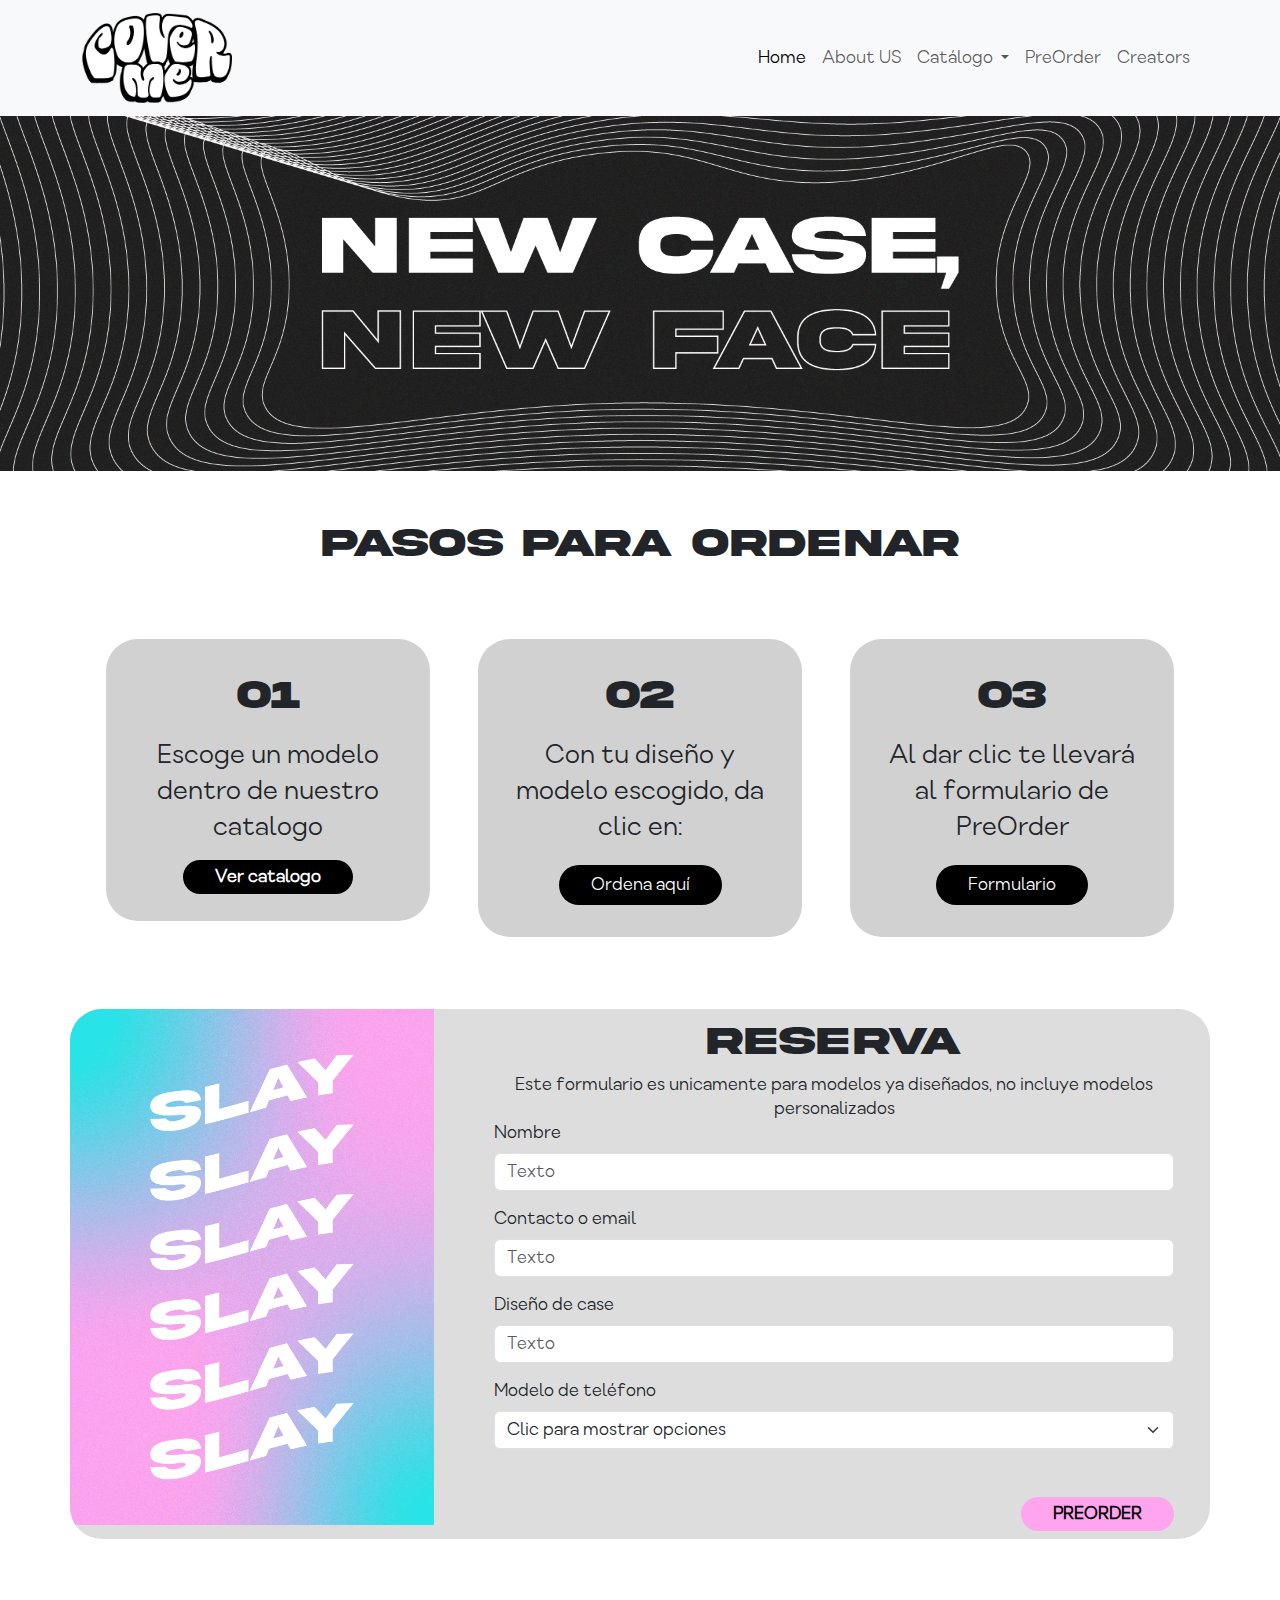
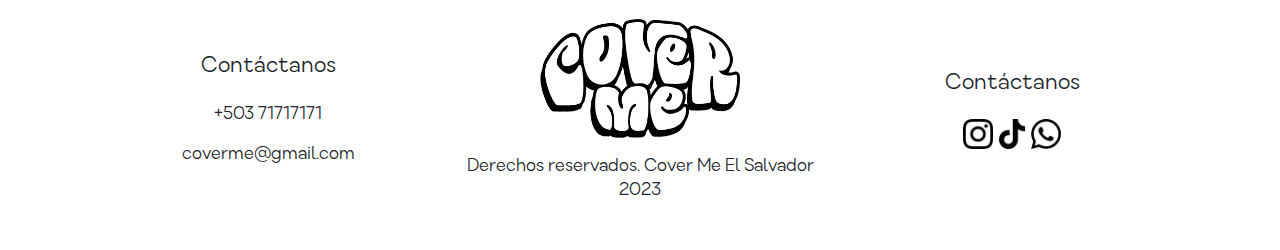
<file: pre-order.html>
<!DOCTYPE html>
<html lang="es">

<head>
    <meta charset='utf-8'>
    <title>Cover Me-otros</title>
    <meta name='viewport' content='width=device-width, initial-scale=1'>
    <link rel='stylesheet' type='text/css' media='screen' href='css/bootstrap.css'>
    <link rel='stylesheet' type='text/css' media='screen' href='css/main.css'>
    <script src='js/bootstrap.bundle.js'></script>
    <script src='js/main.js'></script>
</head>

<body>
    <div class="modal fade" id="exampleModal" tabindex="-1" aria-labelledby="exampleModalLabel" aria-hidden="true">
        <div class="modal-dialog">
            <div class="confirmation-modal d-flex flex-column align-items-center ">
                <h1 class="font-akira text-center">Thanks!</h1>
                <p>Gracias por preferir COVER ME</p>
                <p>Nos alegra que seamos tu primera opción para ser + cool. En un momento alguien de nuestro equipo se
                    contactará contigo para revisar los detalles de tu pedido y acordar un punto de entrega aacesible
                    para ambas partes</p>
                <div class="my-5 ">
                    <button>
                        Aceptar
                    </button>
                </div>
                <div>
                    <p>*Si no obtenemos respuesta de tu parte al momento de comunicarnos contigo, tu pedido será
                        anulado.</p>
                </div>
            </div>
        </div>
    </div>

    <header>
        <nav class="navbar navbar-expand-lg bg-body-tertiary">
            <div class="container">
                <a class="navbar-brand" href="index.html">
                    <img src="/assets/img/Logo_1.png" alt="Bootstrap" width="150">
                </a>
                <button class="navbar-toggler" type="button" data-bs-toggle="collapse"
                    data-bs-target="#navbarTogglerDemo01" aria-controls="navbarTogglerDemo01" aria-expanded="false"
                    aria-label="Toggle navigation">
                    <span class="navbar-toggler-icon"></span>
                </button>
                <div class="collapse navbar-collapse" id="navbarTogglerDemo01">
                    <ul class="navbar-nav ms-auto mb-2 mb-lg-0">
                        <li class="nav-item">
                            <a class="nav-link active" aria-current="page" href="index.html">Home</a>
                        </li>
                        <li class="nav-item">
                            <a class="nav-link" href="about-us.html">About US</a>
                        </li>
                        <li class="nav-item dropdown">
                            <a class="nav-link dropdown-toggle" href="#" role="button" data-bs-toggle="dropdown"
                                aria-expanded="false">
                                Catálogo
                            </a>
                            <ul class="dropdown-menu">
                                <li><a class="dropdown-item" href="catalog.html">Todos</a></li>
                                <li><a class="dropdown-item" href="prints.html">Print Collection</a></li>
                                <li><a class="dropdown-item" href="singers.html">Singers Collection</a></li>
                                <li><a class="dropdown-item" href="letters.html">Letters Collection</a></li>
                                <li><a class="dropdown-item" href="otros.html">Otros</a></li>
                                <li><a class="dropdown-item" href="formulario.html">Personalizado</a></li>
                            </ul>
                        </li>
                        <li class="nav-item">
                            <a class="nav-link" aria-disabled="true" href="pre-order.html">PreOrder</a>
                        </li>
                        <li class="nav-item">
                            <a class="nav-link" aria-disabled="true" href="creators.html">Creators</a>
                        </li>
                    </ul>
                </div>
            </div>
        </nav>
    </header>

    <main>
        <section>
            <img src="assets/img/bannerblack.png" width="100%" />
        </section>
        <section class="mission-vision container mx-auto">
            <h1 class="font-akira text-center">Pasos para ordenar</h1>
        </section>
        <section>
            <div class="container">
                <div class="row text-center g-5 p-4">
                    <div class="col-sm-6 col-lg-4">
                        <div class="pre-order-step">
                            <h1 class="font-akira">01</h1>
                            <p>Escoge un modelo dentro de nuestro catalogo</p>
                            <a href="catalog.html" class="prebot">Ver catalogo</a>
                        </div>
                    </div>
                    <div class="col-sm-6 col-lg-4">
                        <div class="pre-order-step">
                            <h1 class="font-akira">02</h1>
                            <p>Con tu diseño y modelo escogido, da clic en:</p>
                            <button>Ordena aquí</button>
                        </div>
                    </div>
                    <div class="col-sm-6 col-lg-4">
                        <div class="pre-order-step">
                            <h1 class="font-akira">03</h1>
                            <p>Al dar clic te llevará al formulario de PreOrder</p>
                            <button>Formulario</button>
                        </div>
                    </div>
                </div>
        </section>
        <section class="container mt-5 form1 g-0 ">
            <div class="row">
                <div class="col-12 col-lg-4">
                    <img src="assets/img/reserva.png" width="100%" class="form1-image">
                </div>
                <div class="col-12 col-lg-8 px-5 py-2 d-flex flex-column align-items-center h-100 ">
                    <div class="text-center">
                        <h1 class="font-akira">Reserva</h1>
                        <p>Este formulario es unicamente para modelos ya diseñados, no incluye modelos personalizados
                        </p>
                    </div>
                    <form>
                        <div class="row">
                            <div class="col-12">
                                <div class="mb-3">
                                    <label for="exampleFormControlInput1" class="form-label">Nombre</label>
                                    <input type="email" class="form-control" id="exampleFormControlInput1"
                                        placeholder="Texto">
                                </div>
                            </div>
                            <div class="col-12">
                                <div class="mb-3">
                                    <label for="exampleFormControlInput1" class="form-label">Contacto o email</label>
                                    <input type="email" class="form-control" id="exampleFormControlInput1"
                                        placeholder="Texto">
                                </div>
                            </div>
                            <div class="col-12">
                                <div class="mb-3">
                                    <label for="exampleFormControlInput1" class="form-label">Diseño de case</label>
                                    <input type="email" class="form-control" id="exampleFormControlInput1"
                                        placeholder="Texto">
                                </div>
                            </div>
                            <div class="col-12 mb-5">
                                <label for="exampleInputEmail1" class="form-label">Modelo de teléfono</label>
                                <select class="form-select" aria-label="Default select example">
                                    <option selected>Clic para mostrar opciones</option>
                                    <option value="1">Iphone 15 Pro Max</option>
                                    <option value="2">Samsung Galaxy S23 Ultra</option>
                                    <option value="3">One Plus</option>
                                </select>
                            </div>
                        </div>
                        <div class="row">
                            <div class="d-flex justify-content-end">
                                <button type="button" class="form1-button" data-bs-toggle="modal"
                                    data-bs-target="#exampleModal">PreOrder</button>
                            </div>
                        </div>
                    </form>
                </div>
            </div>
        </section>
    </main>

    <footer>
        <div class="container row mx-auto justify-content-around">
            <div class="col d-flex justify-content-center flex-column align-items-center gap-3">
                <h5>
                    Contáctanos
                </h5>
                <p>
                    +503 71717171
                </p>
                <p>
                    coverme@gmail.com
                </p>
            </div>
            <div class="col d-flex justify-content-center flex-column align-items-center gap-3 ">
                <img src="assets/img/Logo_1.png" width="200px" />
                <p class="text-center">
                    Derechos reservados. Cover Me El Salvador 2023
                </p>
            </div>
            <div class="col d-flex justify-content-center flex-column align-items-center gap-3">
                <h5>
                    Contáctanos
                </h5>
                <div>
                    <a href="https://www.instagram.com/coverme.sv">
                        <img src="assets/img/instagram.png" width="30px" />
                    </a>
                    <a>
                        <img src="assets/img/tik-tok.png" width="30px" />
                    </a>
                    <a>
                        <img src="assets/img/whatsapp.png" width="30px" />
                    </a>
                </div>
            </div>
        </div>
    </footer>
</body>

</html>
</file>
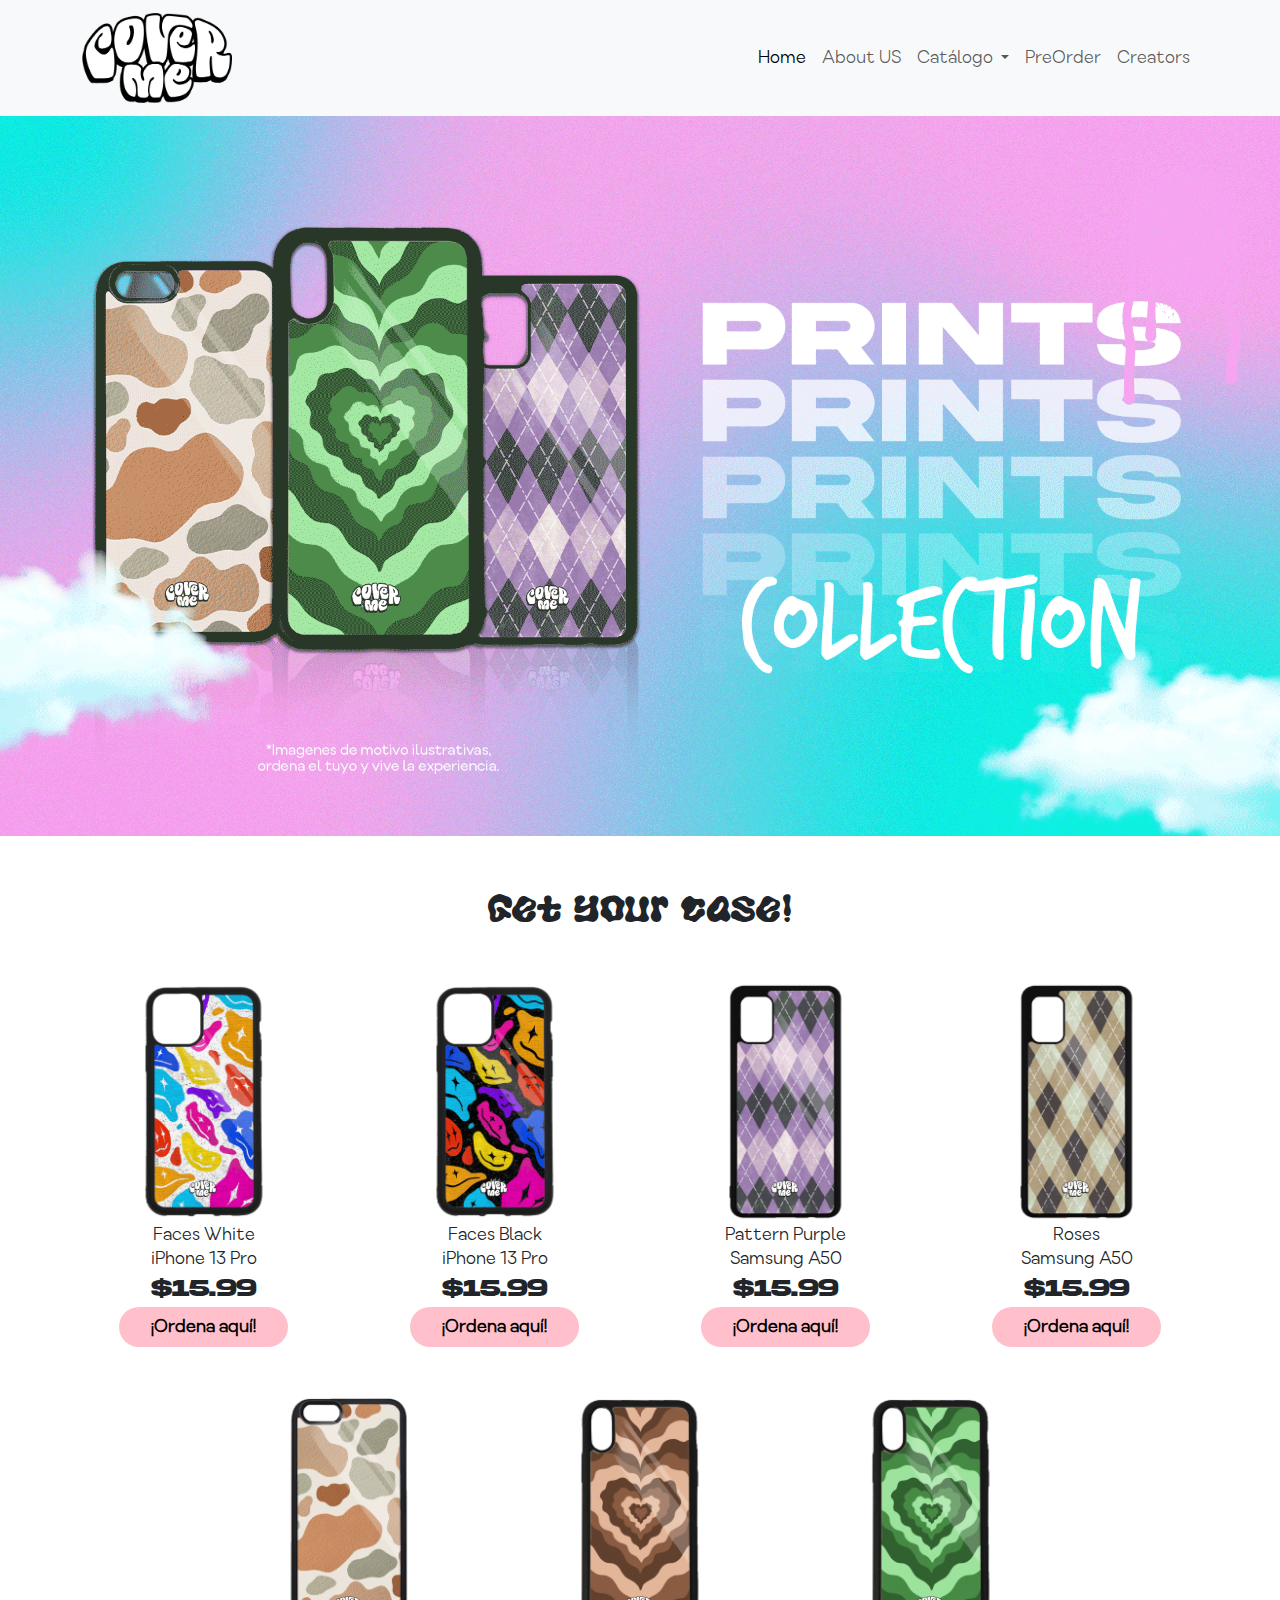
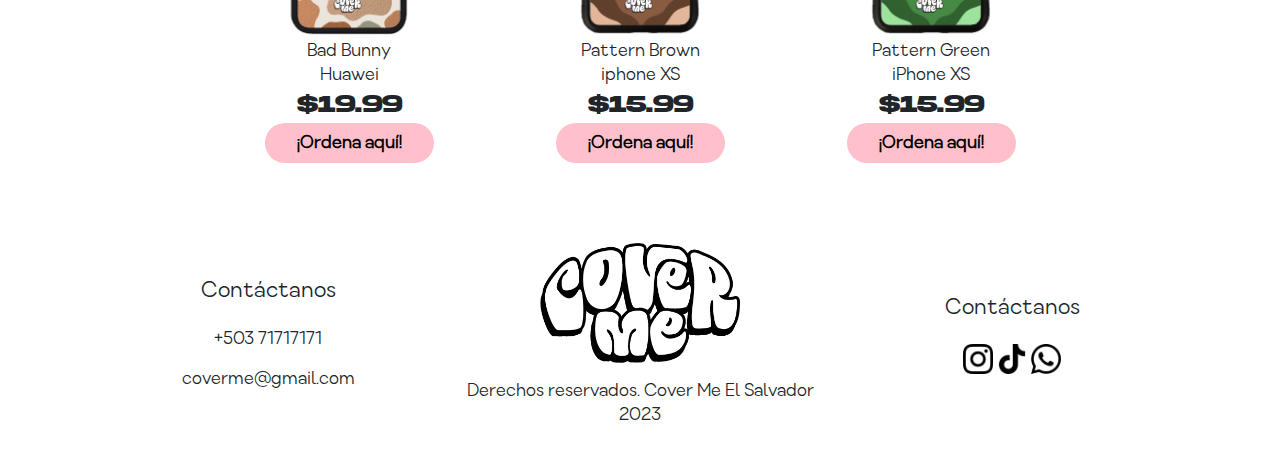
<file: prints.html>
<!DOCTYPE html>
<html lang="es">

<head>
    <meta charset='utf-8'>
    <title>Cover Me-prints</title>
    <meta name='viewport' content='width=device-width, initial-scale=1'>
    <link rel='stylesheet' type='text/css' media='screen' href='css/bootstrap.css'>
    <link rel='stylesheet' type='text/css' media='screen' href='css/main.css'>
    <script src='js/bootstrap.bundle.js'></script>
    <script src='js/main.js'></script>
</head>

<body>
    <header>
        <nav class="navbar navbar-expand-lg bg-body-tertiary">
            <div class="container">
                <a class="navbar-brand" href="index.html">
                    <img src="/assets/img/Logo_1.png" alt="Bootstrap" width="150">
                </a>
                <button class="navbar-toggler" type="button" data-bs-toggle="collapse"
                    data-bs-target="#navbarTogglerDemo01" aria-controls="navbarTogglerDemo01" aria-expanded="false"
                    aria-label="Toggle navigation">
                    <span class="navbar-toggler-icon"></span>
                </button>
                <div class="collapse navbar-collapse" id="navbarTogglerDemo01">
                    <ul class="navbar-nav ms-auto mb-2 mb-lg-0">
                        <li class="nav-item">
                            <a class="nav-link active" aria-current="page" href="index.html">Home</a>
                        </li>
                        <li class="nav-item">
                            <a class="nav-link" href="about-us.html">About US</a>
                        </li>
                        <li class="nav-item dropdown">
                            <a class="nav-link dropdown-toggle" href="#" role="button" data-bs-toggle="dropdown"
                                aria-expanded="false">
                                Catálogo
                            </a>
                            <ul class="dropdown-menu">
                                <li><a class="dropdown-item" href="catalog.html">Todos</a></li>
                                <li><a class="dropdown-item" href="prints.html">Print Collection</a></li>
                                <li><a class="dropdown-item" href="singers.html">Singers Collection</a></li>
                                <li><a class="dropdown-item" href="letters.html">Letters Collection</a></li>
                                <li><a class="dropdown-item" href="otros.html">Otros</a></li>
                                <li><a class="dropdown-item" href="formulario.html">Personalizado</a></li>
                            </ul>
                        </li>
                        <li class="nav-item">
                            <a class="nav-link" aria-disabled="true" href="pre-order.html">PreOrder</a>
                        </li>
                        <li class="nav-item">
                            <a class="nav-link" aria-disabled="true" href="creators.html">Creators</a>
                        </li>
                    </ul>
                </div>
            </div>
        </nav>
    </header>

    <main>
        <section>
            <img src="assets/img/banners-prints.png" width="100%" />
        </section>

        <section class="mission-vision container mx-auto">
            <h1 class="font-aurora text-center">Get your case!</h1>
        </section>

        <section class="">
            <div class="container">
                <div class="row justify-content-center gx-5 gy-5">
                    <div class="col-12 col-sm-6 col-md-3">
                        <div class="d-flex justify-content-center">
                            <img src="assets/img/cases/3.png" width="150px" />
                        </div>
                        <div class="d-flex justify-content-center flex-column w-100 align-items-center">
                            <p class="text-center ">Faces White</p>
                            <p class="text-center ">iPhone 13 Pro</p>
                            <p class="text-center font-akira catalog-item-price">$15.99</p>
                            <a href="pre-order.html" class="order-here">
                                ¡Ordena aquí!
                            </a>
                        </div>
                    </div>
                    <div class="col-12 col-sm-6 col-md-3">
                        <div class="d-flex justify-content-center">
                            <img src="assets/img/cases/4.png" width="150px" />
                        </div>
                        <div class="d-flex justify-content-center flex-column w-100 align-items-center">
                            <p class="text-center ">Faces Black</p>
                            <p class="text-center ">iPhone 13 Pro</p>
                            <p class="text-center font-akira catalog-item-price">$15.99</p>
                            <a href="pre-order.html" class="order-here">
                                ¡Ordena aquí!
                            </a>
                        </div>
                    </div>
                    <div class="col-12 col-sm-6 col-md-3">
                        <div class="d-flex justify-content-center">
                            <img src="assets/img/cases/6.png" width="150px" />
                        </div>
                        <div class="d-flex justify-content-center flex-column w-100 align-items-center">
                            <p class="text-center ">Pattern Purple</p>
                            <p class="text-center ">Samsung A50</p>
                            <p class="text-center font-akira catalog-item-price">$15.99</p>
                            <a href="pre-order.html" class="order-here">
                                ¡Ordena aquí!
                            </a>
                        </div>
                    </div>
                    <div class="col-12 col-sm-6 col-md-3">
                        <div class="d-flex justify-content-center">
                            <img src="assets/img/cases/7.png" width="150px" />
                        </div>
                        <div class="d-flex justify-content-center flex-column w-100 align-items-center">
                            <p class="text-center ">Roses</p>
                            <p class="text-center ">Samsung A50</p>
                            <p class="text-center font-akira catalog-item-price">$15.99</p>
                            <a href="pre-order.html" class="order-here">
                                ¡Ordena aquí!
                            </a>
                        </div>
                    </div>
                    <div class="col-12 col-sm-6 col-md-3">
                        <div class="d-flex justify-content-center">
                            <img src="assets/img/cases/11.png" width="150px" />
                        </div>
                        <div class="d-flex justify-content-center flex-column w-100 align-items-center">
                            <p class="text-center ">Bad Bunny</p>
                            <p class="text-center ">Huawei</p>
                            <p class="text-center font-akira catalog-item-price">$19.99</p>
                            <a href="pre-order.html" class="order-here">
                                ¡Ordena aquí!
                            </a>
                        </div>
                    </div>
                    <div class="col-12 col-sm-6 col-md-3">
                        <div class="d-flex justify-content-center">
                            <img src="assets/img/cases/15.png" width="150px" />
                        </div>
                        <div class="d-flex justify-content-center flex-column w-100 align-items-center">
                            <p class="text-center ">Pattern Brown</p>
                            <p class="text-center ">iphone XS</p>
                            <p class="text-center font-akira catalog-item-price">$15.99</p>
                            <a href="pre-order.html" class="order-here">
                                ¡Ordena aquí!
                            </a>
                        </div>
                    </div>

                    <div class="col-12 col-sm-6 col-md-3">
                        <div class="d-flex justify-content-center">
                            <img src="assets/img/cases/17.png" width="150px" />
                        </div>
                        <div class="d-flex justify-content-center flex-column w-100 align-items-center">
                            <p class="text-center ">Pattern Green</p>
                            <p class="text-center ">iPhone XS</p>
                            <p class="text-center font-akira catalog-item-price">$15.99</p>
                            <a href="pre-order.html" class="order-here">
                                ¡Ordena aquí!
                            </a>
                        </div>
                    </div>
                </div>
            </div>
        </section>
    </main>

    <footer>
        <div class="container row mx-auto justify-content-around">
            <div class="col d-flex justify-content-center flex-column align-items-center gap-3">
                <h5>
                    Contáctanos
                </h5>
                <p>
                    +503 71717171
                </p>
                <p>
                    coverme@gmail.com
                </p>
            </div>
            <div class="col d-flex justify-content-center flex-column align-items-center gap-3 ">
                <img src="assets/img/Logo_1.png" width="200px" />
                <p class="text-center">
                    Derechos reservados. Cover Me El Salvador 2023
                </p>
            </div>
            <div class="col d-flex justify-content-center flex-column align-items-center gap-3">
                <h5>
                    Contáctanos
                </h5>
                <div>
                    <a href="https://www.instagram.com/coverme.sv">
                        <img src="assets/img/instagram.png" width="30px" />
                    </a>
                    <a>
                        <img src="assets/img/tik-tok.png" width="30px" />
                    </a>
                    <a>
                        <img src="assets/img/whatsapp.png" width="30px" />
                    </a>
                </div>
            </div>
        </div>
    </footer>
</body>

</html>
</file>
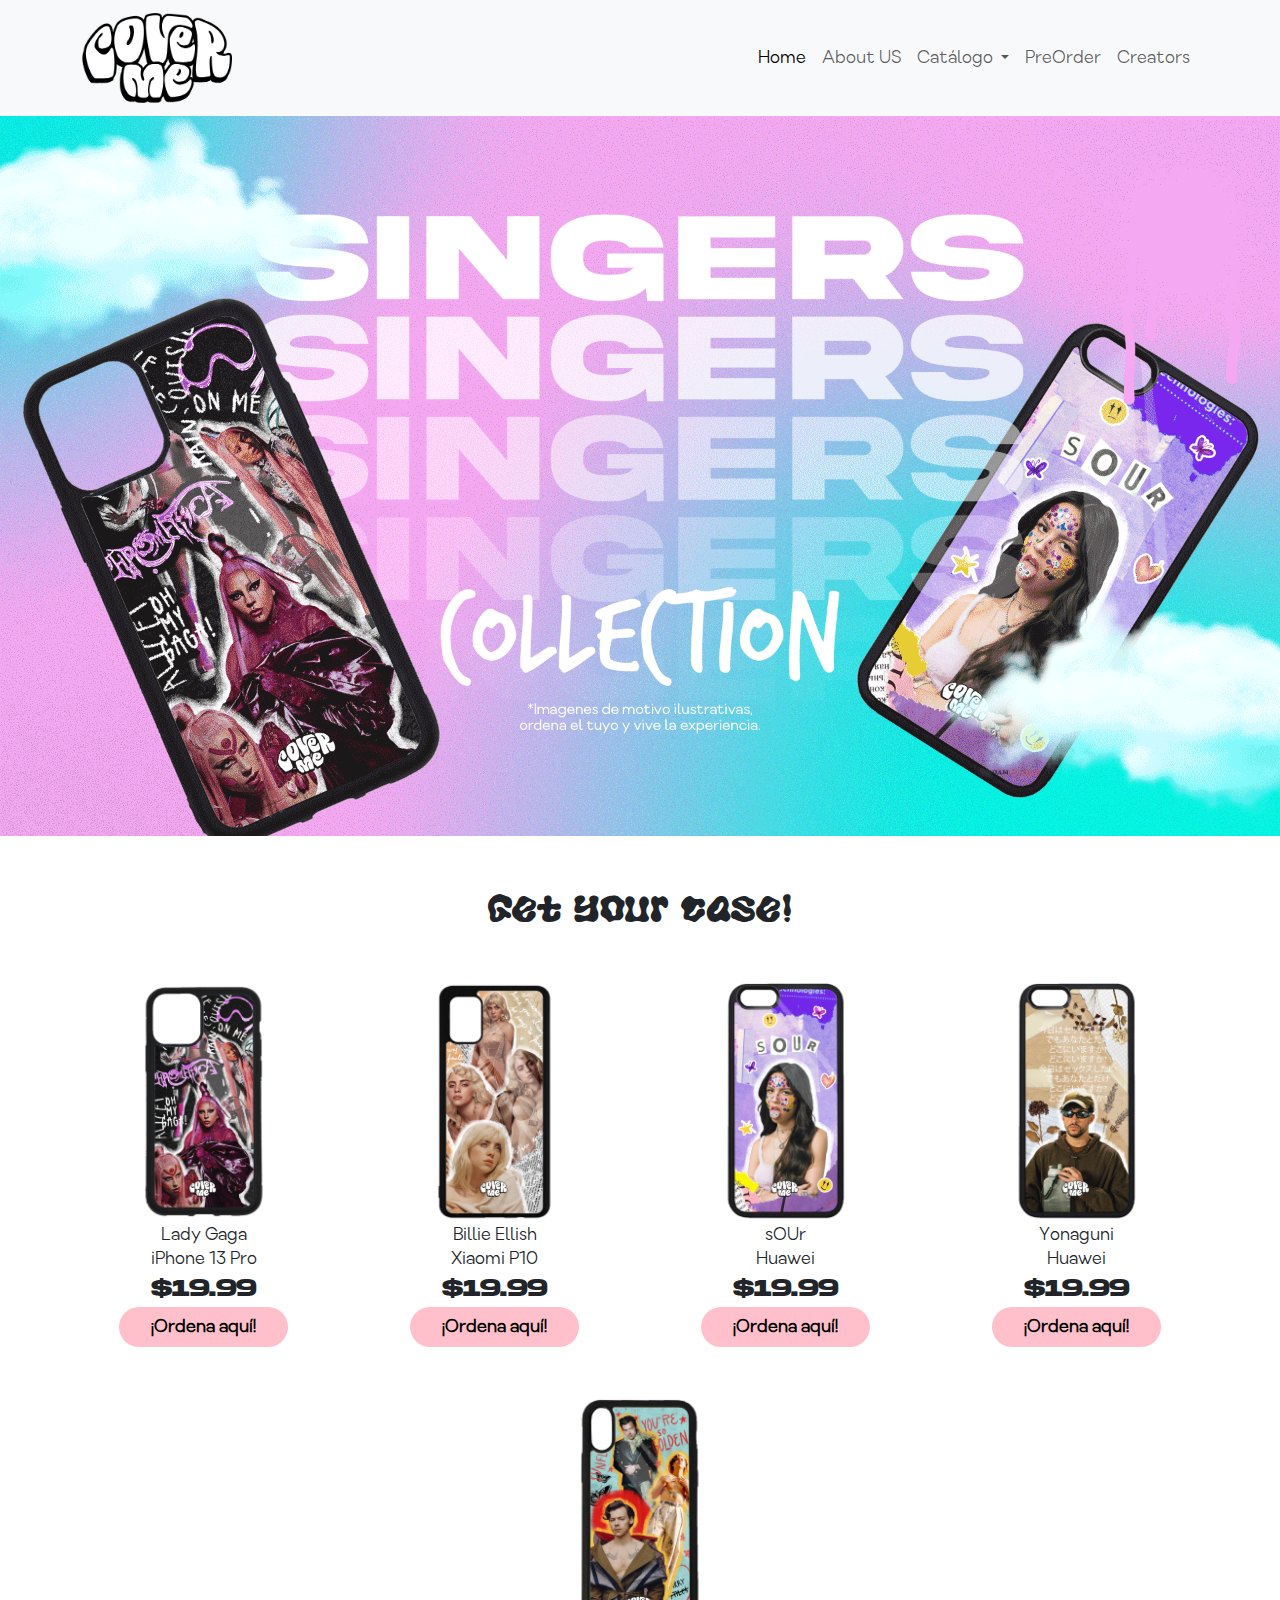
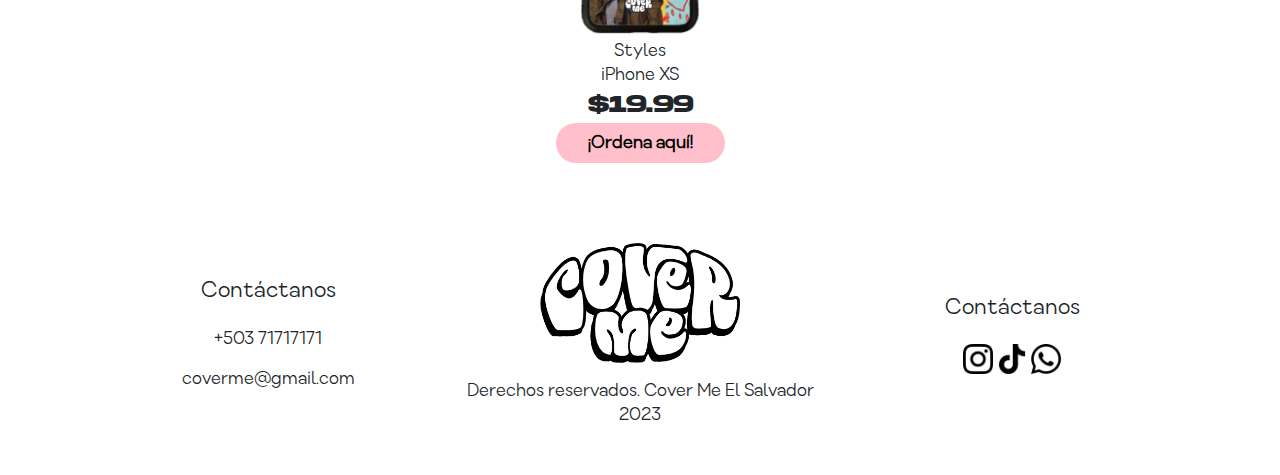
<file: singers.html>
<!DOCTYPE html>
<html lang="es">

<head>
    <meta charset='utf-8'>
    <title>Cover Me-singers</title>
    <meta name='viewport' content='width=device-width, initial-scale=1'>
    <link rel='stylesheet' type='text/css' media='screen' href='css/bootstrap.css'>
    <link rel='stylesheet' type='text/css' media='screen' href='css/main.css'>
    <script src='js/bootstrap.bundle.js'></script>
    <script src='js/main.js'></script>
</head>

<body>
    <header>
        <nav class="navbar navbar-expand-lg bg-body-tertiary">
            <div class="container">
                <a class="navbar-brand" href="index.html">
                    <img src="/assets/img/Logo_1.png" alt="Bootstrap" width="150">
                </a>
                <button class="navbar-toggler" type="button" data-bs-toggle="collapse"
                    data-bs-target="#navbarTogglerDemo01" aria-controls="navbarTogglerDemo01" aria-expanded="false"
                    aria-label="Toggle navigation">
                    <span class="navbar-toggler-icon"></span>
                </button>
                <div class="collapse navbar-collapse" id="navbarTogglerDemo01">
                    <ul class="navbar-nav ms-auto mb-2 mb-lg-0">
                        <li class="nav-item">
                            <a class="nav-link active" aria-current="page" href="index.html">Home</a>
                        </li>
                        <li class="nav-item">
                            <a class="nav-link" href="about-us.html">About US</a>
                        </li>
                        <li class="nav-item dropdown">
                            <a class="nav-link dropdown-toggle" href="#" role="button" data-bs-toggle="dropdown"
                                aria-expanded="false">
                                Catálogo
                            </a>
                            <ul class="dropdown-menu">
                                <li><a class="dropdown-item" href="catalog.html">Todos</a></li>
                                <li><a class="dropdown-item" href="prints.html">Print Collection</a></li>
                                <li><a class="dropdown-item" href="singers.html">Singers Collection</a></li>
                                <li><a class="dropdown-item" href="letters.html">Letters Collection</a></li>
                                <li><a class="dropdown-item" href="otros.html">Otros</a></li>
                                <li><a class="dropdown-item" href="formulario.html">Personalizado</a></li>
                            </ul>
                        </li>
                        <li class="nav-item">
                            <a class="nav-link" aria-disabled="true" href="pre-order.html">PreOrder</a>
                        </li>
                        <li class="nav-item">
                            <a class="nav-link" aria-disabled="true" href="creators.html">Creators</a>
                        </li>
                    </ul>
                </div>
            </div>
        </nav>
    </header>

    <main>
        <section>
            <img src="assets/img/banners-cantantes.png" width="100%" />
        </section>

        <section class="mission-vision container mx-auto">
            <h1 class="font-aurora text-center">Get your case!</h1>
        </section>

        <section class="">
            <div class="container">
                <div class="row justify-content-center gx-5 gy-5">
                    <div class="col-12 col-sm-6 col-md-3">
                        <div class="d-flex justify-content-center">
                            <img src="assets/img/cases/1.png" width="150px" />
                        </div>
                        <div class="d-flex justify-content-center flex-column w-100 align-items-center">
                            <p class="text-center ">Lady Gaga</p>
                            <p class="text-center ">iPhone 13 Pro</p>
                            <p class="text-center font-akira catalog-item-price">$19.99</p>
                            <a href="pre-order.html" class="order-here">
                                ¡Ordena aquí!
                            </a>
                        </div>
                    </div>
                    <div class="col-12 col-sm-6 col-md-3">
                        <div class="d-flex justify-content-center">
                            <img src="assets/img/cases/9.png" width="150px" />
                        </div>
                        <div class="d-flex justify-content-center flex-column w-100 align-items-center">
                            <p class="text-center ">Billie Ellish</p>
                            <p class="text-center ">Xiaomi P10</p>
                            <p class="text-center font-akira catalog-item-price">$19.99</p>
                            <a href="pre-order.html" class="order-here">
                                ¡Ordena aquí!
                            </a>
                        </div>
                    </div>
                    <div class="col-12 col-sm-6 col-md-3">
                        <div class="d-flex justify-content-center">
                            <img src="assets/img/cases/12.png" width="150px" />
                        </div>
                        <div class="d-flex justify-content-center flex-column w-100 align-items-center">
                            <p class="text-center ">sOUr</p>
                            <p class="text-center ">Huawei</p>
                            <p class="text-center font-akira catalog-item-price">$19.99</p>
                            <a href="pre-order.html" class="order-here">
                                ¡Ordena aquí!
                            </a>
                        </div>
                    </div>
                    <div class="col-12 col-sm-6 col-md-3">
                        <div class="d-flex justify-content-center">
                            <img src="assets/img/cases/13.png" width="150px" />
                        </div>
                        <div class="d-flex justify-content-center flex-column w-100 align-items-center">
                            <p class="text-center ">Yonaguni</p>
                            <p class="text-center ">Huawei</p>
                            <p class="text-center font-akira catalog-item-price">$19.99</p>
                            <a href="pre-order.html" class="order-here">
                                ¡Ordena aquí!
                            </a>
                        </div>
                    </div>
                    <div class="col-12 col-sm-6 col-md-3">
                        <div class="d-flex justify-content-center">
                            <img src="assets/img/cases/16.png" width="150px" />
                        </div>
                        <div class="d-flex justify-content-center flex-column w-100 align-items-center">
                            <p class="text-center ">Styles</p>
                            <p class="text-center ">iPhone XS</p>
                            <p class="text-center font-akira catalog-item-price">$19.99</p>
                            <a href="pre-order.html" class="order-here">
                                ¡Ordena aquí!
                            </a>
                        </div>
                    </div>

                </div>
            </div>
        </section>
    </main>

    <footer>
        <div class="container row mx-auto justify-content-around">
            <div class="col d-flex justify-content-center flex-column align-items-center gap-3">
                <h5>
                    Contáctanos
                </h5>
                <p>
                    +503 71717171
                </p>
                <p>
                    coverme@gmail.com
                </p>
            </div>
            <div class="col d-flex justify-content-center flex-column align-items-center gap-3 ">
                <img src="assets/img/Logo_1.png" width="200px" />
                <p class="text-center">
                    Derechos reservados. Cover Me El Salvador 2023
                </p>
            </div>
            <div class="col d-flex justify-content-center flex-column align-items-center gap-3">
                <h5>
                    Contáctanos
                </h5>
                <div>
                    <a href="https://www.instagram.com/coverme.sv">
                        <img src="assets/img/instagram.png" width="30px" />
                    </a>
                    <a>
                        <img src="assets/img/tik-tok.png" width="30px" />
                    </a>
                    <a>
                        <img src="assets/img/whatsapp.png" width="30px" />
                    </a>
                </div>
            </div>
        </div>
    </footer>
</body>

</html>
</file>
<file: css/main.css>
@font-face {
  font-family: Akira;
  src: url("../assets/fonts/Akira.otf");
}

@font-face {
  font-family: Aurora;
  src: url("../assets/fonts/Aurora.otf");
}

@font-face {
  font-family: GatterSans;
  src: url("../assets/fonts/GatterSans.otf");
}

@font-face {
  font-family: TrashHand;
  src: url("../assets/fonts/TrashHand.TTF");
}

p {
  margin: 0;
}

.font-akira {
  font-family: Akira;
}
.prebot {
  border: 0;
  background-color: rgb(0, 0, 0);
  padding: 0.5rem 2rem;
  max-width: 200px;
  border-radius: 2.5rem;
  font-weight: bold;
  color: #ffffff;
}
.prebot:hover{
  background-color: #e56ebf;
}
.font-aurora {
  font-family: Aurora;
}

.font-gatter {
  font-family: GatterSans;
}

.font-trash {
  font-family: TrashHand;
}

* {
  font-family: "GatterSans";
}

a {
  text-decoration: none;
  cursor: pointer;
}

main {
}

.phone-scale:hover {
  transform: scale(1.3);
}

.phone-scale {
  cursor: pointer;
  transition: transform 0.3s ease-in-out;
}

.collections {
  background-image: url("../assets/img/orange-bg.png");
  color: #fff;
  padding-top: 5rem;
  padding-bottom: 10rem;
  overflow: hidden;
}

.about-us-section {
  background-image: url("../assets/img/orange-bg.png");
  color: #fff;
  padding-bottom: 2rem;
  overflow: hidden;
}

.about-us-job-section {
  background-image: url("../assets/img/orange-bg.png");
  color: #fff;
  overflow: hidden;
}

.collections-title {
  font-size: 6rem;
}

.collections-subtitle {
  font-size: 10rem;
  margin-top: -2rem;
}

.collections .row {
  gap: 6rem;
}

.collections-item {
  position: relative;
}

.collections-item img {
  border-radius: 2.5rem;
}

.collections-item-button {
  border-radius: 2.5rem;
  padding: 1rem 2rem;
  text-transform: uppercase;
  font-weight: bolder;
  color: #fff;
  background-color: #543213;
  border: none;
  position: absolute;
  bottom: -2.5rem;
  left: 50%;
  transform: translateX(-50%);
  transition: all 0.3s ease-in-out;
  font-size: x-large;
}

.personalizations {
  margin-top: 5rem;
}

.personalizations .row div {
  height: 400px;
}

.text-your_idea {
  font-size: 4rem;
}

.text-your {
  font-size: 4rem;
  margin-top: -3rem;
}

.text-case {
  font-size: 4rem;
  margin-top: -3rem;
}

.personalizations button {
  margin-top: 2rem;
  border-radius: 2.5rem;
  border: 0;
  padding: 0.75rem 2rem;
}

img.case-meow {
  height: 100%;
  transform: rotate(-35deg);
}

.slide-in {
  opacity: 1;
  transform: translateX(-4rem) !important;
}

.case-meow_container {
  height: 100%;
  position: absolute;
  top: 0;
  right: 0;
  transform: translateX(200%);
  transition: transform 2s, opacity 0.5s;
}

.texts-container {
  width: 100%;
  display: flex;
  flex-direction: column;
  align-items: center;
  justify-content: center;
}

footer {
  margin-top: 5rem;
  min-height: 150px;
  padding-bottom: 3rem;
}

.marquee {
  position: relative;
  width: 100vw;
  max-width: 100%;
  height: 100px;
  overflow-x: hidden;
}

.track {
  position: absolute;
  white-space: nowrap;
  will-change: transform;
  animation: marquee 5s linear infinite;
  width: 100%;
}

.track .content {
  font-size: 4rem;
}

@keyframes marquee {
  from {
    transform: translateX(0);
  }
  to {
    transform: translateX(-100%);
  }
}

.mision-vision-description {
  padding: 3rem;
  background-color: #543213;
  border-radius: 2.5rem;
  color: white;
  text-align: justify;
}

.mision-vision-title {
  font-size: 4rem;
}

.mission-vision {
  margin-top: 3rem;
  margin-bottom: 3rem;
}

.bg-elipse-job-img {
  position: absolute;
  animation: rotate 10s linear infinite;
}

@keyframes rotate {
  from {
    transform: rotate(0deg);
  }
  to {
    transform: rotate(360deg);
  }
}

.job-img {
  z-index: 1;
}

.dont-worry-section {
  margin-top: 5rem;
}

.dont-worry-section img {
  width: 100%;
}

.order-here {
  border: 0;
  background-color: pink;
  padding: 0.5rem 2rem;
  max-width: 200px;
  border-radius: 2.5rem;
  font-weight: bold;
  color: #000;
}

.catalog-item-price {
  font-size: 1.5rem;
}

.dropdown-menu li {
  position: relative;
}
.dropdown-menu .dropdown-submenu {
  display: none;
  position: absolute;
  left: 100%;
  top: -7px;
}
.dropdown-menu .dropdown-submenu-left {
  right: 100%;
  left: auto;
}
.dropdown-menu > li:hover > .dropdown-submenu {
  display: block;
}

.paginator-item {
  border-radius: 2.5rem;
  padding: 0.5rem;
  width: 2rem;
  height: 2rem;
  display: flex;
  justify-content: center;
  align-items: center;
  text-decoration: none;
  background-color: #a5a3a3;
  color: #000;
  font-weight: bold;
  opacity: 0.5;
}

.paginator-item.active {
  opacity: 1;
  width: 2.5rem;
  height: 2.5rem;
}

.banner-container {
  position: relative;
}

.banner-container_button {
  position: absolute;
  display: flex;
  justify-content: center;
  align-items: center;
  width: 100%;
  bottom: 5rem;
}

.banner-container_button a {
  padding: 1rem 4rem;
  border-radius: 2.5rem;
  box-shadow: 15px 10px 5px rgba(56, 34, 51, 0.5);
  background-color: #ffa4ee;
  color: #fff;
  font-weight: bolder;
  text-transform: uppercase;
  transition: transform 0.3s ease, box-shadow 0.3s ease,
    background-color 0.3s ease;
}

.banner-container_button a:hover {
  transform: scale(1.1);
}

#carouselAutoplaying {
  width: 400px;
  height: 400px;
  border-radius: 2rem;
  overflow: hidden;
}

.form1-button {
  border-radius: 1.5rem;
  padding: 0.3rem 2rem;
  background-color: #ffa4ee;
  color: black;
  border: none;
  font-weight: bold;
  text-transform: uppercase;
  transition: transform 0.3s ease-in-out;
  max-width: 200px;
}

.form1 {
  background-color: rgb(221, 221, 221);
  border-radius: 2rem;
  overflow: hidden;
}

.form1-image {
  object-fit: cover;
  object-position: center;
}

.confirmation-modal {
  max-width: 800px;
  background-color: #ffa4ee;
  border-radius: 2rem;
  padding: 1.5rem;
  color: #fff;
}

.confirmation-modal p {
  text-align: center;
}

.confirmation-modal button {
  background-color: #fff;
  border-radius: 2rem;
  padding: 0.5rem 2rem;
  border: none;
  font-weight: bold;
}

.profile_image {
  width: 100%;
  object-fit: cover;
}

.creator-card_content {
  background-color: #c4c4c4;
  height: 135px;
}

.pre-order-step {
  padding: 2rem;
  background-color: #d1d1d1;
  border-radius: 2rem;
}

.pre-order-step button {
  padding: 0.5rem 2rem;
  border-radius: 2rem;
  background-color: #000;
  color: #fff;
  border: none;
}

.pre-order-step button:hover {
  background-color: #e56ebf;
}

.pre-order-step > *:not(:last-child) {
  margin-bottom: 1.2rem;
}

.pre-order-step p {
  font-size: 1.5rem;
}

@media (max-width: 992px) {
  .form1-image {
    height: 200px;
    object-fit: cover;
    margin-bottom: 2rem;
  }
  .banner-container_button a{
    padding: 0.5rem 1rem;
  }
  
}

@media (min-width: 993px) {
  .form1 .row {
    max-height: 540px;
  }
}

@media (min-width: 576px) {
  .creator-card_image {
    height: 300px;
  }
}

@media (max-width: 575px) {
  .creator-card_image {
    height: 500px;
  }
}
</file>
